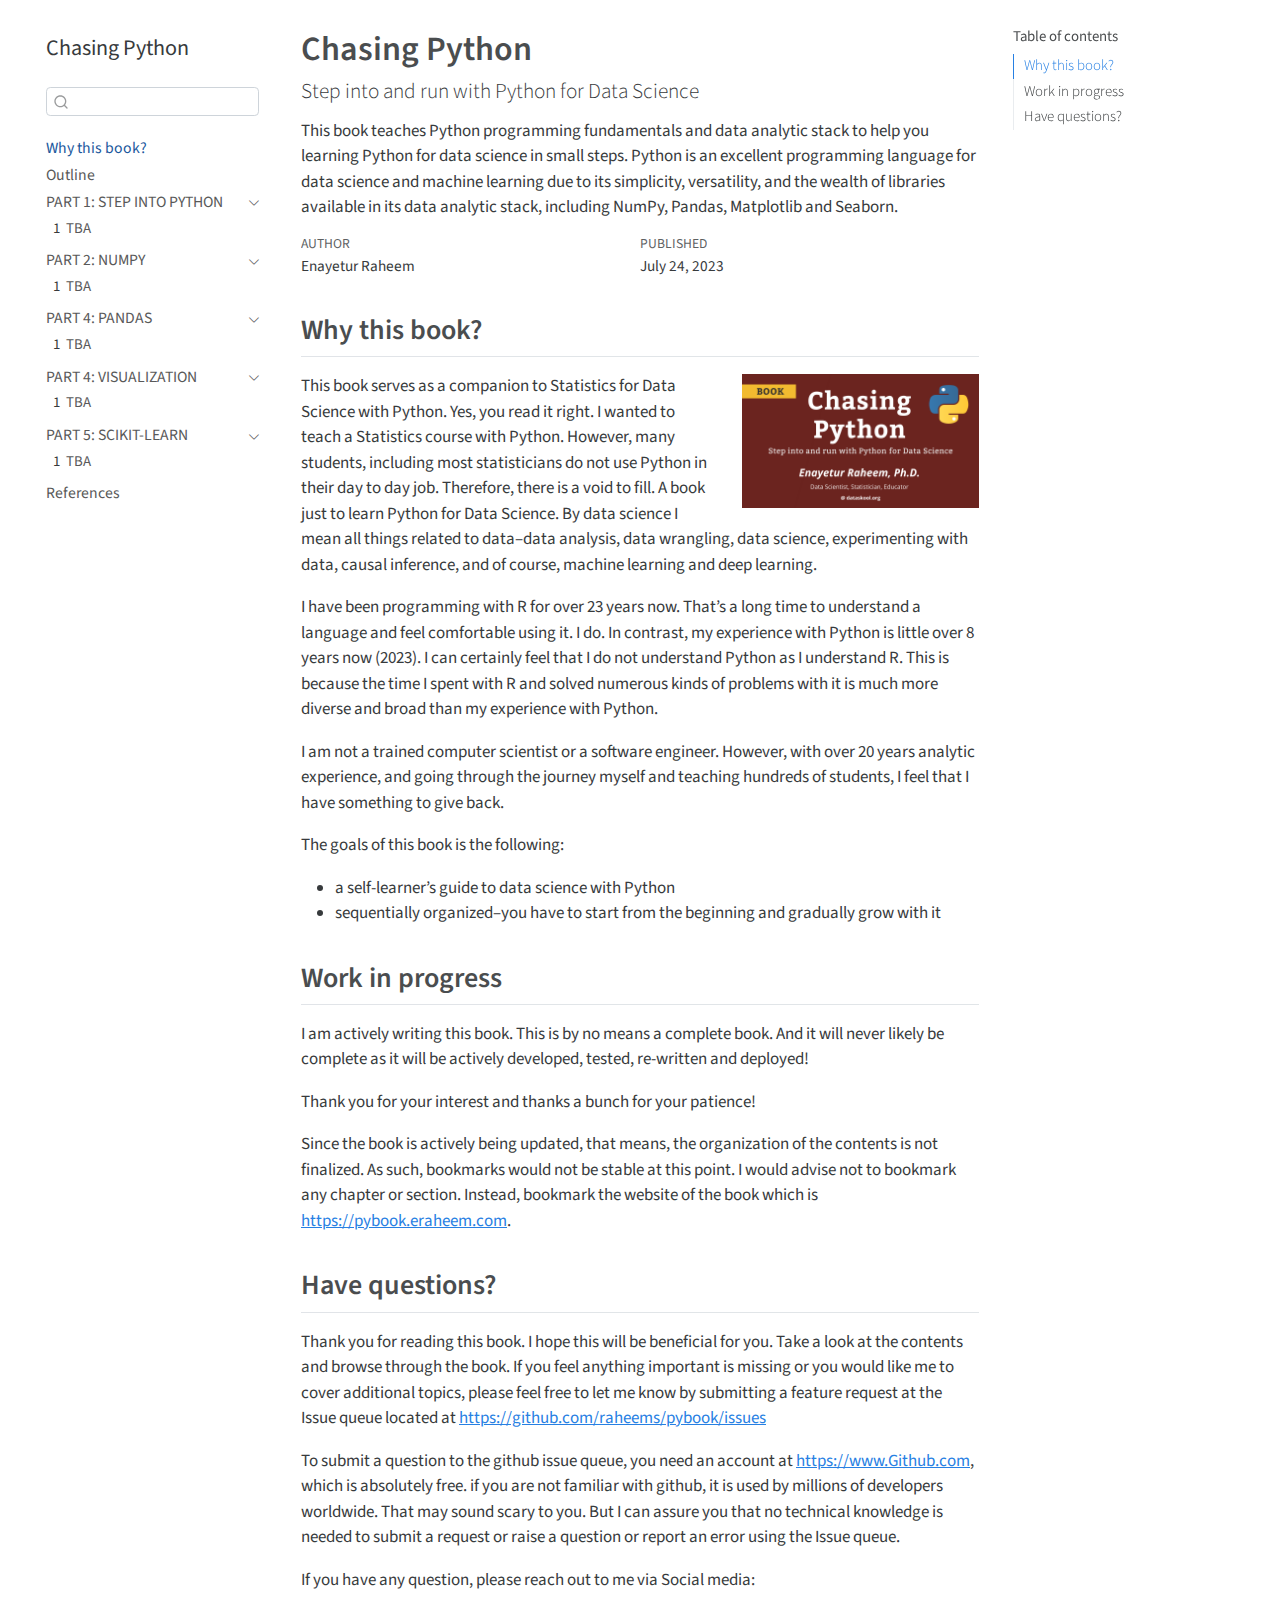
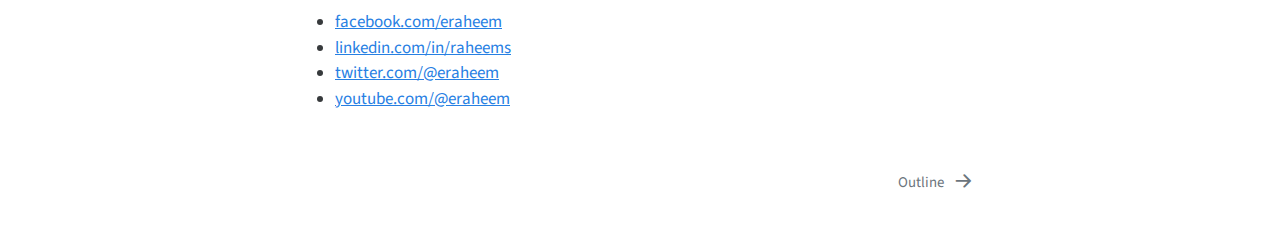
<file: _book/index.html>
<!DOCTYPE html>
<html xmlns="http://www.w3.org/1999/xhtml" lang="en" xml:lang="en"><head>

<meta charset="utf-8">
<meta name="generator" content="quarto-1.3.353">

<meta name="viewport" content="width=device-width, initial-scale=1.0, user-scalable=yes">

<meta name="author" content="Enayetur Raheem">
<meta name="dcterms.date" content="2023-07-24">
<meta name="description" content="This book teaches Python programming fundamentals and data analytic stack to help you learning Python for data science in small steps. Python is an excellent programming language for data science and machine learning due to its simplicity, versatility, and the wealth of libraries available in its data analytic stack, including NumPy, Pandas, Matplotlib and Seaborn.">

<title>Chasing Python</title>
<style>
code{white-space: pre-wrap;}
span.smallcaps{font-variant: small-caps;}
div.columns{display: flex; gap: min(4vw, 1.5em);}
div.column{flex: auto; overflow-x: auto;}
div.hanging-indent{margin-left: 1.5em; text-indent: -1.5em;}
ul.task-list{list-style: none;}
ul.task-list li input[type="checkbox"] {
  width: 0.8em;
  margin: 0 0.8em 0.2em -1em; /* quarto-specific, see https://github.com/quarto-dev/quarto-cli/issues/4556 */ 
  vertical-align: middle;
}
</style>


<script src="site_libs/quarto-nav/quarto-nav.js"></script>
<script src="site_libs/quarto-nav/headroom.min.js"></script>
<script src="site_libs/clipboard/clipboard.min.js"></script>
<script src="site_libs/quarto-search/autocomplete.umd.js"></script>
<script src="site_libs/quarto-search/fuse.min.js"></script>
<script src="site_libs/quarto-search/quarto-search.js"></script>
<meta name="quarto:offset" content="./">
<link href="./outline.html" rel="next">
<script src="site_libs/quarto-html/quarto.js"></script>
<script src="site_libs/quarto-html/popper.min.js"></script>
<script src="site_libs/quarto-html/tippy.umd.min.js"></script>
<script src="site_libs/quarto-html/anchor.min.js"></script>
<link href="site_libs/quarto-html/tippy.css" rel="stylesheet">
<link href="site_libs/quarto-html/quarto-syntax-highlighting.css" rel="stylesheet" id="quarto-text-highlighting-styles">
<script src="site_libs/bootstrap/bootstrap.min.js"></script>
<link href="site_libs/bootstrap/bootstrap-icons.css" rel="stylesheet">
<link href="site_libs/bootstrap/bootstrap.min.css" rel="stylesheet" id="quarto-bootstrap" data-mode="light">
<script id="quarto-search-options" type="application/json">{
  "location": "sidebar",
  "copy-button": false,
  "collapse-after": 3,
  "panel-placement": "start",
  "type": "textbox",
  "limit": 20,
  "language": {
    "search-no-results-text": "No results",
    "search-matching-documents-text": "matching documents",
    "search-copy-link-title": "Copy link to search",
    "search-hide-matches-text": "Hide additional matches",
    "search-more-match-text": "more match in this document",
    "search-more-matches-text": "more matches in this document",
    "search-clear-button-title": "Clear",
    "search-detached-cancel-button-title": "Cancel",
    "search-submit-button-title": "Submit"
  }
}</script>
<script async="" src="https://www.googletagmanager.com/gtag/js?id=G-FLN6ZZ8SZZ"></script>

<script type="text/javascript">

window.dataLayer = window.dataLayer || [];
function gtag(){dataLayer.push(arguments);}
gtag('js', new Date());
gtag('config', 'G-FLN6ZZ8SZZ', { 'anonymize_ip': true});
</script>


<meta name="twitter:title" content="Chasing Python">
<meta name="twitter:description" content="This book teaches Python programming fundamentals and data analytic stack to help you learning Python for data science in small steps. Python is an excellent programming language for data science and machine learning due to its simplicity, versatility, and the wealth of libraries available in its data analytic stack, including NumPy, Pandas, Matplotlib and Seaborn.">
<meta name="twitter:image" content="https://pybook.eraheem.com/images/pybook-cover.png">
<meta name="twitter:creator" content="@eraheem">
<meta name="twitter:image-height" content="1080">
<meta name="twitter:image-width" content="1920">
<meta name="twitter:card" content="summary_large_image">
</head>

<body class="nav-sidebar floating">

<div id="quarto-search-results"></div>
  <header id="quarto-header" class="headroom fixed-top">
  <nav class="quarto-secondary-nav">
    <div class="container-fluid d-flex">
      <button type="button" class="quarto-btn-toggle btn" data-bs-toggle="collapse" data-bs-target="#quarto-sidebar,#quarto-sidebar-glass" aria-controls="quarto-sidebar" aria-expanded="false" aria-label="Toggle sidebar navigation" onclick="if (window.quartoToggleHeadroom) { window.quartoToggleHeadroom(); }">
        <i class="bi bi-layout-text-sidebar-reverse"></i>
      </button>
      <nav class="quarto-page-breadcrumbs" aria-label="breadcrumb"><ol class="breadcrumb"><li class="breadcrumb-item"><a href="./index.html">Why this book?</a></li></ol></nav>
      <a class="flex-grow-1" role="button" data-bs-toggle="collapse" data-bs-target="#quarto-sidebar,#quarto-sidebar-glass" aria-controls="quarto-sidebar" aria-expanded="false" aria-label="Toggle sidebar navigation" onclick="if (window.quartoToggleHeadroom) { window.quartoToggleHeadroom(); }">      
      </a>
      <button type="button" class="btn quarto-search-button" aria-label="Search" onclick="window.quartoOpenSearch();">
        <i class="bi bi-search"></i>
      </button>
    </div>
  </nav>
</header>
<!-- content -->
<div id="quarto-content" class="quarto-container page-columns page-rows-contents page-layout-article">
<!-- sidebar -->
  <nav id="quarto-sidebar" class="sidebar collapse collapse-horizontal sidebar-navigation floating overflow-auto">
    <div class="pt-lg-2 mt-2 text-left sidebar-header">
    <div class="sidebar-title mb-0 py-0">
      <a href="./">Chasing Python</a> 
    </div>
      </div>
        <div class="mt-2 flex-shrink-0 align-items-center">
        <div class="sidebar-search">
        <div id="quarto-search" class="" title="Search"></div>
        </div>
        </div>
    <div class="sidebar-menu-container"> 
    <ul class="list-unstyled mt-1">
        <li class="sidebar-item">
  <div class="sidebar-item-container"> 
  <a href="./index.html" class="sidebar-item-text sidebar-link active">
 <span class="menu-text">Why this book?</span></a>
  </div>
</li>
        <li class="sidebar-item">
  <div class="sidebar-item-container"> 
  <a href="./outline.html" class="sidebar-item-text sidebar-link">
 <span class="menu-text">Outline</span></a>
  </div>
</li>
        <li class="sidebar-item sidebar-item-section">
      <div class="sidebar-item-container"> 
            <a href="./python.html" class="sidebar-item-text sidebar-link">
 <span class="menu-text">PART 1: STEP INTO PYTHON</span></a>
          <a class="sidebar-item-toggle text-start" data-bs-toggle="collapse" data-bs-target="#quarto-sidebar-section-1" aria-expanded="true" aria-label="Toggle section">
            <i class="bi bi-chevron-right ms-2"></i>
          </a> 
      </div>
      <ul id="quarto-sidebar-section-1" class="collapse list-unstyled sidebar-section depth1 show">  
          <li class="sidebar-item">
  <div class="sidebar-item-container"> 
  <a href="./tba.html" class="sidebar-item-text sidebar-link">
 <span class="menu-text"><span class="chapter-number">1</span>&nbsp; <span class="chapter-title">TBA</span></span></a>
  </div>
</li>
      </ul>
  </li>
        <li class="sidebar-item sidebar-item-section">
      <div class="sidebar-item-container"> 
            <a href="./numpy.html" class="sidebar-item-text sidebar-link">
 <span class="menu-text">PART 2: NUMPY</span></a>
          <a class="sidebar-item-toggle text-start" data-bs-toggle="collapse" data-bs-target="#quarto-sidebar-section-2" aria-expanded="true" aria-label="Toggle section">
            <i class="bi bi-chevron-right ms-2"></i>
          </a> 
      </div>
      <ul id="quarto-sidebar-section-2" class="collapse list-unstyled sidebar-section depth1 show">  
          <li class="sidebar-item">
  <div class="sidebar-item-container"> 
  <a href="./tba.html" class="sidebar-item-text sidebar-link">
 <span class="menu-text"><span class="chapter-number">1</span>&nbsp; <span class="chapter-title">TBA</span></span></a>
  </div>
</li>
      </ul>
  </li>
        <li class="sidebar-item sidebar-item-section">
      <div class="sidebar-item-container"> 
            <a href="./pandas.html" class="sidebar-item-text sidebar-link">
 <span class="menu-text">PART 4: PANDAS</span></a>
          <a class="sidebar-item-toggle text-start" data-bs-toggle="collapse" data-bs-target="#quarto-sidebar-section-3" aria-expanded="true" aria-label="Toggle section">
            <i class="bi bi-chevron-right ms-2"></i>
          </a> 
      </div>
      <ul id="quarto-sidebar-section-3" class="collapse list-unstyled sidebar-section depth1 show">  
          <li class="sidebar-item">
  <div class="sidebar-item-container"> 
  <a href="./tba.html" class="sidebar-item-text sidebar-link">
 <span class="menu-text"><span class="chapter-number">1</span>&nbsp; <span class="chapter-title">TBA</span></span></a>
  </div>
</li>
      </ul>
  </li>
        <li class="sidebar-item sidebar-item-section">
      <div class="sidebar-item-container"> 
            <a href="./viz.html" class="sidebar-item-text sidebar-link">
 <span class="menu-text">PART 4: VISUALIZATION</span></a>
          <a class="sidebar-item-toggle text-start" data-bs-toggle="collapse" data-bs-target="#quarto-sidebar-section-4" aria-expanded="true" aria-label="Toggle section">
            <i class="bi bi-chevron-right ms-2"></i>
          </a> 
      </div>
      <ul id="quarto-sidebar-section-4" class="collapse list-unstyled sidebar-section depth1 show">  
          <li class="sidebar-item">
  <div class="sidebar-item-container"> 
  <a href="./tba.html" class="sidebar-item-text sidebar-link">
 <span class="menu-text"><span class="chapter-number">1</span>&nbsp; <span class="chapter-title">TBA</span></span></a>
  </div>
</li>
      </ul>
  </li>
        <li class="sidebar-item sidebar-item-section">
      <div class="sidebar-item-container"> 
            <a href="./sklearn.html" class="sidebar-item-text sidebar-link">
 <span class="menu-text">PART 5: SCIKIT-LEARN</span></a>
          <a class="sidebar-item-toggle text-start" data-bs-toggle="collapse" data-bs-target="#quarto-sidebar-section-5" aria-expanded="true" aria-label="Toggle section">
            <i class="bi bi-chevron-right ms-2"></i>
          </a> 
      </div>
      <ul id="quarto-sidebar-section-5" class="collapse list-unstyled sidebar-section depth1 show">  
          <li class="sidebar-item">
  <div class="sidebar-item-container"> 
  <a href="./tba.html" class="sidebar-item-text sidebar-link">
 <span class="menu-text"><span class="chapter-number">1</span>&nbsp; <span class="chapter-title">TBA</span></span></a>
  </div>
</li>
      </ul>
  </li>
        <li class="sidebar-item">
  <div class="sidebar-item-container"> 
  <a href="./references.html" class="sidebar-item-text sidebar-link">
 <span class="menu-text">References</span></a>
  </div>
</li>
    </ul>
    </div>
</nav>
<div id="quarto-sidebar-glass" data-bs-toggle="collapse" data-bs-target="#quarto-sidebar,#quarto-sidebar-glass"></div>
<!-- margin-sidebar -->
    <div id="quarto-margin-sidebar" class="sidebar margin-sidebar">
        <nav id="TOC" role="doc-toc" class="toc-active">
    <h2 id="toc-title">Table of contents</h2>
   
  <ul>
  <li><a href="#why-this-book" id="toc-why-this-book" class="nav-link active" data-scroll-target="#why-this-book">Why this book?</a></li>
  <li><a href="#work-in-progress" id="toc-work-in-progress" class="nav-link" data-scroll-target="#work-in-progress">Work in progress</a></li>
  <li><a href="#have-questions" id="toc-have-questions" class="nav-link" data-scroll-target="#have-questions">Have questions?</a></li>
  </ul>
</nav>
    </div>
<!-- main -->
<main class="content" id="quarto-document-content">

<header id="title-block-header" class="quarto-title-block default">
<div class="quarto-title">
<h1 class="title">Chasing Python</h1>
<p class="subtitle lead">Step into and run with Python for Data Science</p>
</div>

<div>
  <div class="description">
    This book teaches Python programming fundamentals and data analytic stack to help you learning Python for data science in small steps. Python is an excellent programming language for data science and machine learning due to its simplicity, versatility, and the wealth of libraries available in its data analytic stack, including NumPy, Pandas, Matplotlib and Seaborn.
  </div>
</div>


<div class="quarto-title-meta">

    <div>
    <div class="quarto-title-meta-heading">Author</div>
    <div class="quarto-title-meta-contents">
             <p>Enayetur Raheem </p>
          </div>
  </div>
    
    <div>
    <div class="quarto-title-meta-heading">Published</div>
    <div class="quarto-title-meta-contents">
      <p class="date">July 24, 2023</p>
    </div>
  </div>
  
    
  </div>
  

</header>


<section id="why-this-book" class="level2 unnumbered">
<h2 class="unnumbered anchored" data-anchor-id="why-this-book">Why this book?</h2><p><img src="images/pybook-cover.png" title="Chasing Python" class="quarto-cover-image img-fluid"></p>
<p>This book serves as a companion to Statistics for Data Science with Python. Yes, you read it right. I wanted to teach a Statistics course with Python. However, many students, including most statisticians do not use Python in their day to day job. Therefore, there is a void to fill. A book just to learn Python for Data Science. By data science I mean all things related to data–data analysis, data wrangling, data science, experimenting with data, causal inference, and of course, machine learning and deep learning.</p>
<p>I have been programming with R for over 23 years now. That’s a long time to understand a language and feel comfortable using it. I do. In contrast, my experience with Python is little over 8 years now (2023). I can certainly feel that I do not understand Python as I understand R. This is because the time I spent with R and solved numerous kinds of problems with it is much more diverse and broad than my experience with Python.</p>
<p>I am not a trained computer scientist or a software engineer. However, with over 20 years analytic experience, and going through the journey myself and teaching hundreds of students, I feel that I have something to give back.</p>
<p>The goals of this book is the following:</p>
<ul>
<li>a self-learner’s guide to data science with Python</li>
<li>sequentially organized–you have to start from the beginning and gradually grow with it</li>
</ul>
</section>
<section id="work-in-progress" class="level2">
<h2 class="anchored" data-anchor-id="work-in-progress">Work in progress</h2>
<p>I am actively writing this book. This is by no means a complete book. And it will never likely be complete as it will be actively developed, tested, re-written and deployed!</p>
<p>Thank you for your interest and thanks a bunch for your patience!</p>
<p>Since the book is actively being updated, that means, the organization of the contents is not finalized. As such, bookmarks would not be stable at this point. I would advise not to bookmark any chapter or section. Instead, bookmark the website of the book which is <a href="https://pybook.eraheem.com">https://pybook.eraheem.com</a>.</p>
</section>
<section id="have-questions" class="level2">
<h2 class="anchored" data-anchor-id="have-questions">Have questions?</h2>
<p>Thank you for reading this book. I hope this will be beneficial for you. Take a look at the contents and browse through the book. If you feel anything important is missing or you would like me to cover additional topics, please feel free to let me know by submitting a feature request at the Issue queue located at <a href="https://github.com/raheems/pybook/issues">https://github.com/raheems/pybook/issues</a></p>
<p>To submit a question to the github issue queue, you need an account at <a href="https://www.Github.com">https://www.Github.com</a>, which is absolutely free. if you are not familiar with github, it is used by millions of developers worldwide. That may sound scary to you. But I can assure you that no technical knowledge is needed to submit a request or raise a question or report an error using the Issue queue.</p>
<p>If you have any question, please reach out to me via Social media:</p>
<ul>
<li><a href="https://facebook.com/eraheem" target="_blank">facebook.com/eraheem</a></li>
<li><a href="https://linkedin.com/in/raheems" target="_blank">linkedin.com/in/raheems</a></li>
<li><a href="https://twitter.com/@eraheem" target="_blank">twitter.com/@eraheem</a></li>
<li><a href="https://youtube.com/@eraheem" target="_blank">youtube.com/@eraheem</a></li>
</ul>


</section>

</main> <!-- /main -->
<script id="quarto-html-after-body" type="application/javascript">
window.document.addEventListener("DOMContentLoaded", function (event) {
  const toggleBodyColorMode = (bsSheetEl) => {
    const mode = bsSheetEl.getAttribute("data-mode");
    const bodyEl = window.document.querySelector("body");
    if (mode === "dark") {
      bodyEl.classList.add("quarto-dark");
      bodyEl.classList.remove("quarto-light");
    } else {
      bodyEl.classList.add("quarto-light");
      bodyEl.classList.remove("quarto-dark");
    }
  }
  const toggleBodyColorPrimary = () => {
    const bsSheetEl = window.document.querySelector("link#quarto-bootstrap");
    if (bsSheetEl) {
      toggleBodyColorMode(bsSheetEl);
    }
  }
  toggleBodyColorPrimary();  
  const icon = "";
  const anchorJS = new window.AnchorJS();
  anchorJS.options = {
    placement: 'right',
    icon: icon
  };
  anchorJS.add('.anchored');
  const isCodeAnnotation = (el) => {
    for (const clz of el.classList) {
      if (clz.startsWith('code-annotation-')) {                     
        return true;
      }
    }
    return false;
  }
  const clipboard = new window.ClipboardJS('.code-copy-button', {
    text: function(trigger) {
      const codeEl = trigger.previousElementSibling.cloneNode(true);
      for (const childEl of codeEl.children) {
        if (isCodeAnnotation(childEl)) {
          childEl.remove();
        }
      }
      return codeEl.innerText;
    }
  });
  clipboard.on('success', function(e) {
    // button target
    const button = e.trigger;
    // don't keep focus
    button.blur();
    // flash "checked"
    button.classList.add('code-copy-button-checked');
    var currentTitle = button.getAttribute("title");
    button.setAttribute("title", "Copied!");
    let tooltip;
    if (window.bootstrap) {
      button.setAttribute("data-bs-toggle", "tooltip");
      button.setAttribute("data-bs-placement", "left");
      button.setAttribute("data-bs-title", "Copied!");
      tooltip = new bootstrap.Tooltip(button, 
        { trigger: "manual", 
          customClass: "code-copy-button-tooltip",
          offset: [0, -8]});
      tooltip.show();    
    }
    setTimeout(function() {
      if (tooltip) {
        tooltip.hide();
        button.removeAttribute("data-bs-title");
        button.removeAttribute("data-bs-toggle");
        button.removeAttribute("data-bs-placement");
      }
      button.setAttribute("title", currentTitle);
      button.classList.remove('code-copy-button-checked');
    }, 1000);
    // clear code selection
    e.clearSelection();
  });
  function tippyHover(el, contentFn) {
    const config = {
      allowHTML: true,
      content: contentFn,
      maxWidth: 500,
      delay: 100,
      arrow: false,
      appendTo: function(el) {
          return el.parentElement;
      },
      interactive: true,
      interactiveBorder: 10,
      theme: 'quarto',
      placement: 'bottom-start'
    };
    window.tippy(el, config); 
  }
  const noterefs = window.document.querySelectorAll('a[role="doc-noteref"]');
  for (var i=0; i<noterefs.length; i++) {
    const ref = noterefs[i];
    tippyHover(ref, function() {
      // use id or data attribute instead here
      let href = ref.getAttribute('data-footnote-href') || ref.getAttribute('href');
      try { href = new URL(href).hash; } catch {}
      const id = href.replace(/^#\/?/, "");
      const note = window.document.getElementById(id);
      return note.innerHTML;
    });
  }
      let selectedAnnoteEl;
      const selectorForAnnotation = ( cell, annotation) => {
        let cellAttr = 'data-code-cell="' + cell + '"';
        let lineAttr = 'data-code-annotation="' +  annotation + '"';
        const selector = 'span[' + cellAttr + '][' + lineAttr + ']';
        return selector;
      }
      const selectCodeLines = (annoteEl) => {
        const doc = window.document;
        const targetCell = annoteEl.getAttribute("data-target-cell");
        const targetAnnotation = annoteEl.getAttribute("data-target-annotation");
        const annoteSpan = window.document.querySelector(selectorForAnnotation(targetCell, targetAnnotation));
        const lines = annoteSpan.getAttribute("data-code-lines").split(",");
        const lineIds = lines.map((line) => {
          return targetCell + "-" + line;
        })
        let top = null;
        let height = null;
        let parent = null;
        if (lineIds.length > 0) {
            //compute the position of the single el (top and bottom and make a div)
            const el = window.document.getElementById(lineIds[0]);
            top = el.offsetTop;
            height = el.offsetHeight;
            parent = el.parentElement.parentElement;
          if (lineIds.length > 1) {
            const lastEl = window.document.getElementById(lineIds[lineIds.length - 1]);
            const bottom = lastEl.offsetTop + lastEl.offsetHeight;
            height = bottom - top;
          }
          if (top !== null && height !== null && parent !== null) {
            // cook up a div (if necessary) and position it 
            let div = window.document.getElementById("code-annotation-line-highlight");
            if (div === null) {
              div = window.document.createElement("div");
              div.setAttribute("id", "code-annotation-line-highlight");
              div.style.position = 'absolute';
              parent.appendChild(div);
            }
            div.style.top = top - 2 + "px";
            div.style.height = height + 4 + "px";
            let gutterDiv = window.document.getElementById("code-annotation-line-highlight-gutter");
            if (gutterDiv === null) {
              gutterDiv = window.document.createElement("div");
              gutterDiv.setAttribute("id", "code-annotation-line-highlight-gutter");
              gutterDiv.style.position = 'absolute';
              const codeCell = window.document.getElementById(targetCell);
              const gutter = codeCell.querySelector('.code-annotation-gutter');
              gutter.appendChild(gutterDiv);
            }
            gutterDiv.style.top = top - 2 + "px";
            gutterDiv.style.height = height + 4 + "px";
          }
          selectedAnnoteEl = annoteEl;
        }
      };
      const unselectCodeLines = () => {
        const elementsIds = ["code-annotation-line-highlight", "code-annotation-line-highlight-gutter"];
        elementsIds.forEach((elId) => {
          const div = window.document.getElementById(elId);
          if (div) {
            div.remove();
          }
        });
        selectedAnnoteEl = undefined;
      };
      // Attach click handler to the DT
      const annoteDls = window.document.querySelectorAll('dt[data-target-cell]');
      for (const annoteDlNode of annoteDls) {
        annoteDlNode.addEventListener('click', (event) => {
          const clickedEl = event.target;
          if (clickedEl !== selectedAnnoteEl) {
            unselectCodeLines();
            const activeEl = window.document.querySelector('dt[data-target-cell].code-annotation-active');
            if (activeEl) {
              activeEl.classList.remove('code-annotation-active');
            }
            selectCodeLines(clickedEl);
            clickedEl.classList.add('code-annotation-active');
          } else {
            // Unselect the line
            unselectCodeLines();
            clickedEl.classList.remove('code-annotation-active');
          }
        });
      }
  const findCites = (el) => {
    const parentEl = el.parentElement;
    if (parentEl) {
      const cites = parentEl.dataset.cites;
      if (cites) {
        return {
          el,
          cites: cites.split(' ')
        };
      } else {
        return findCites(el.parentElement)
      }
    } else {
      return undefined;
    }
  };
  var bibliorefs = window.document.querySelectorAll('a[role="doc-biblioref"]');
  for (var i=0; i<bibliorefs.length; i++) {
    const ref = bibliorefs[i];
    const citeInfo = findCites(ref);
    if (citeInfo) {
      tippyHover(citeInfo.el, function() {
        var popup = window.document.createElement('div');
        citeInfo.cites.forEach(function(cite) {
          var citeDiv = window.document.createElement('div');
          citeDiv.classList.add('hanging-indent');
          citeDiv.classList.add('csl-entry');
          var biblioDiv = window.document.getElementById('ref-' + cite);
          if (biblioDiv) {
            citeDiv.innerHTML = biblioDiv.innerHTML;
          }
          popup.appendChild(citeDiv);
        });
        return popup.innerHTML;
      });
    }
  }
});
</script>
<nav class="page-navigation">
  <div class="nav-page nav-page-previous">
  </div>
  <div class="nav-page nav-page-next">
      <a href="./outline.html" class="pagination-link">
        <span class="nav-page-text">Outline</span> <i class="bi bi-arrow-right-short"></i>
      </a>
  </div>
</nav>
</div> <!-- /content -->



</body></html>
</file>
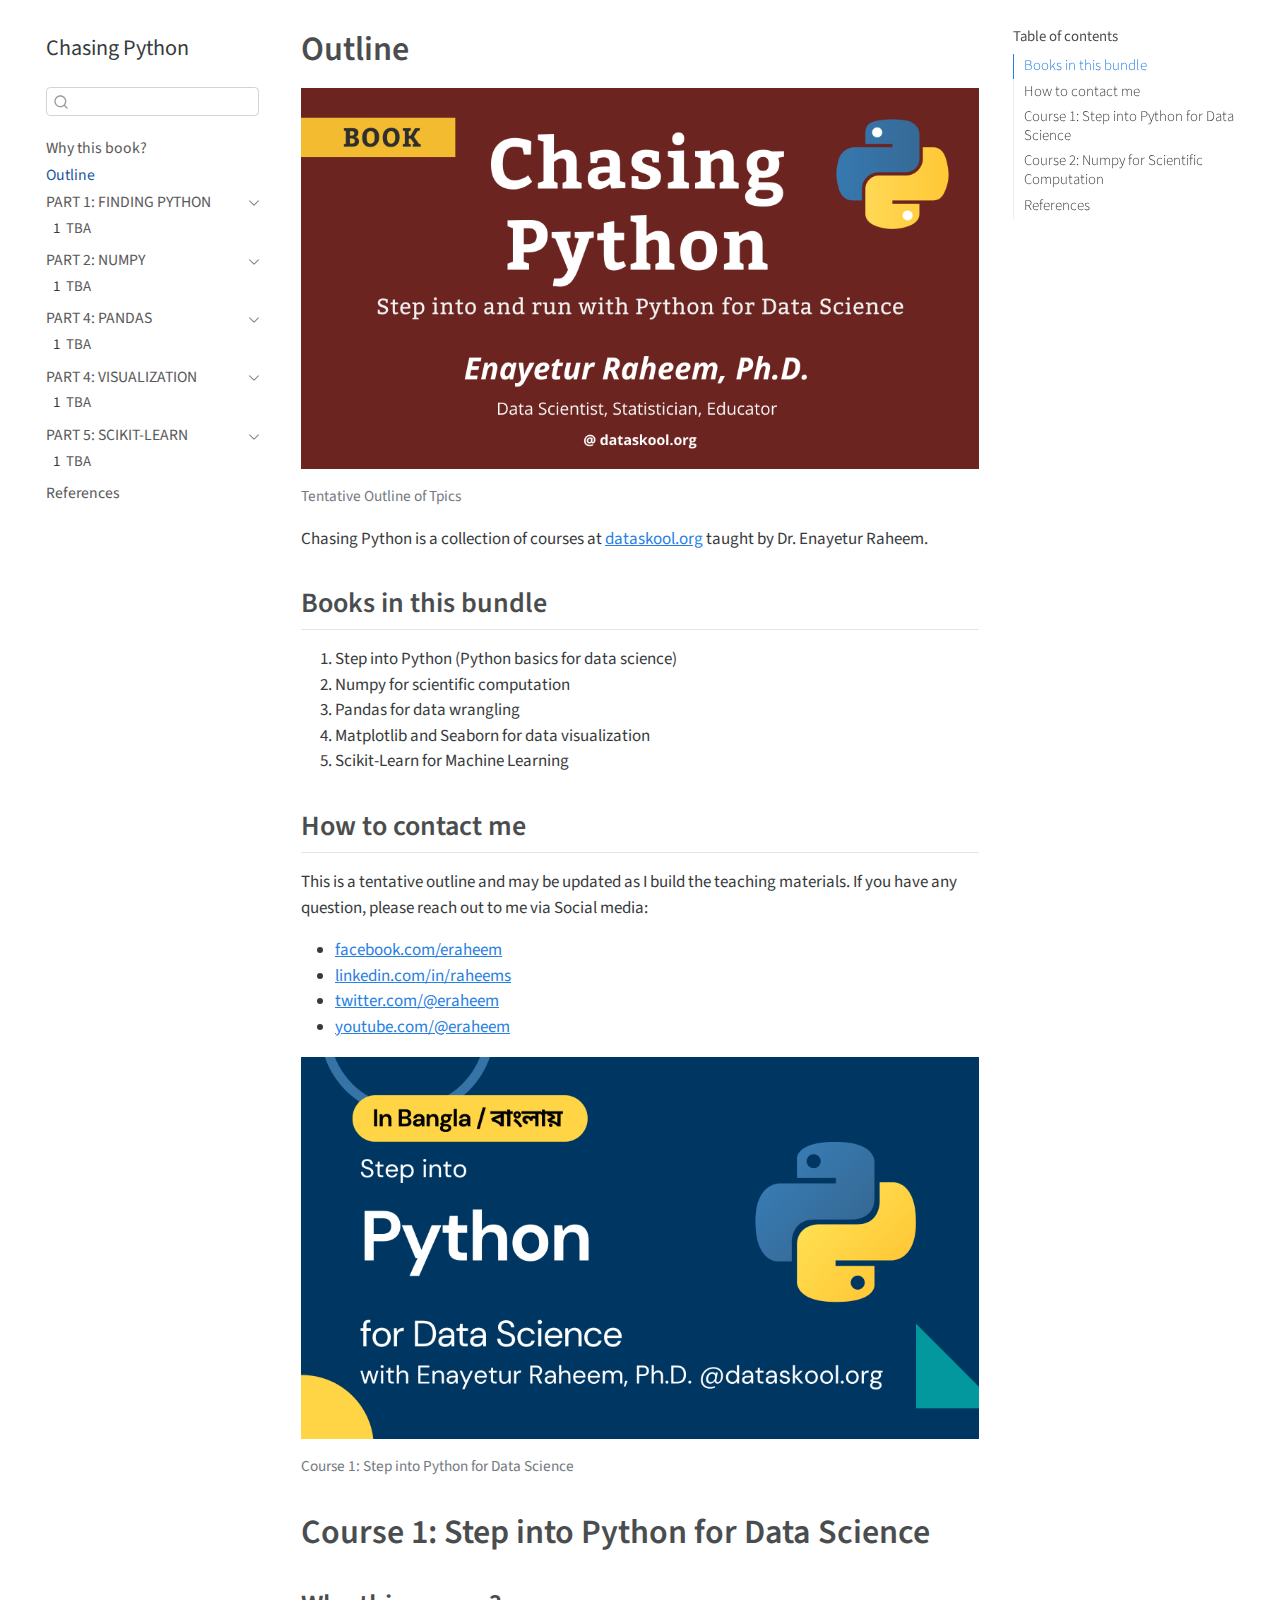
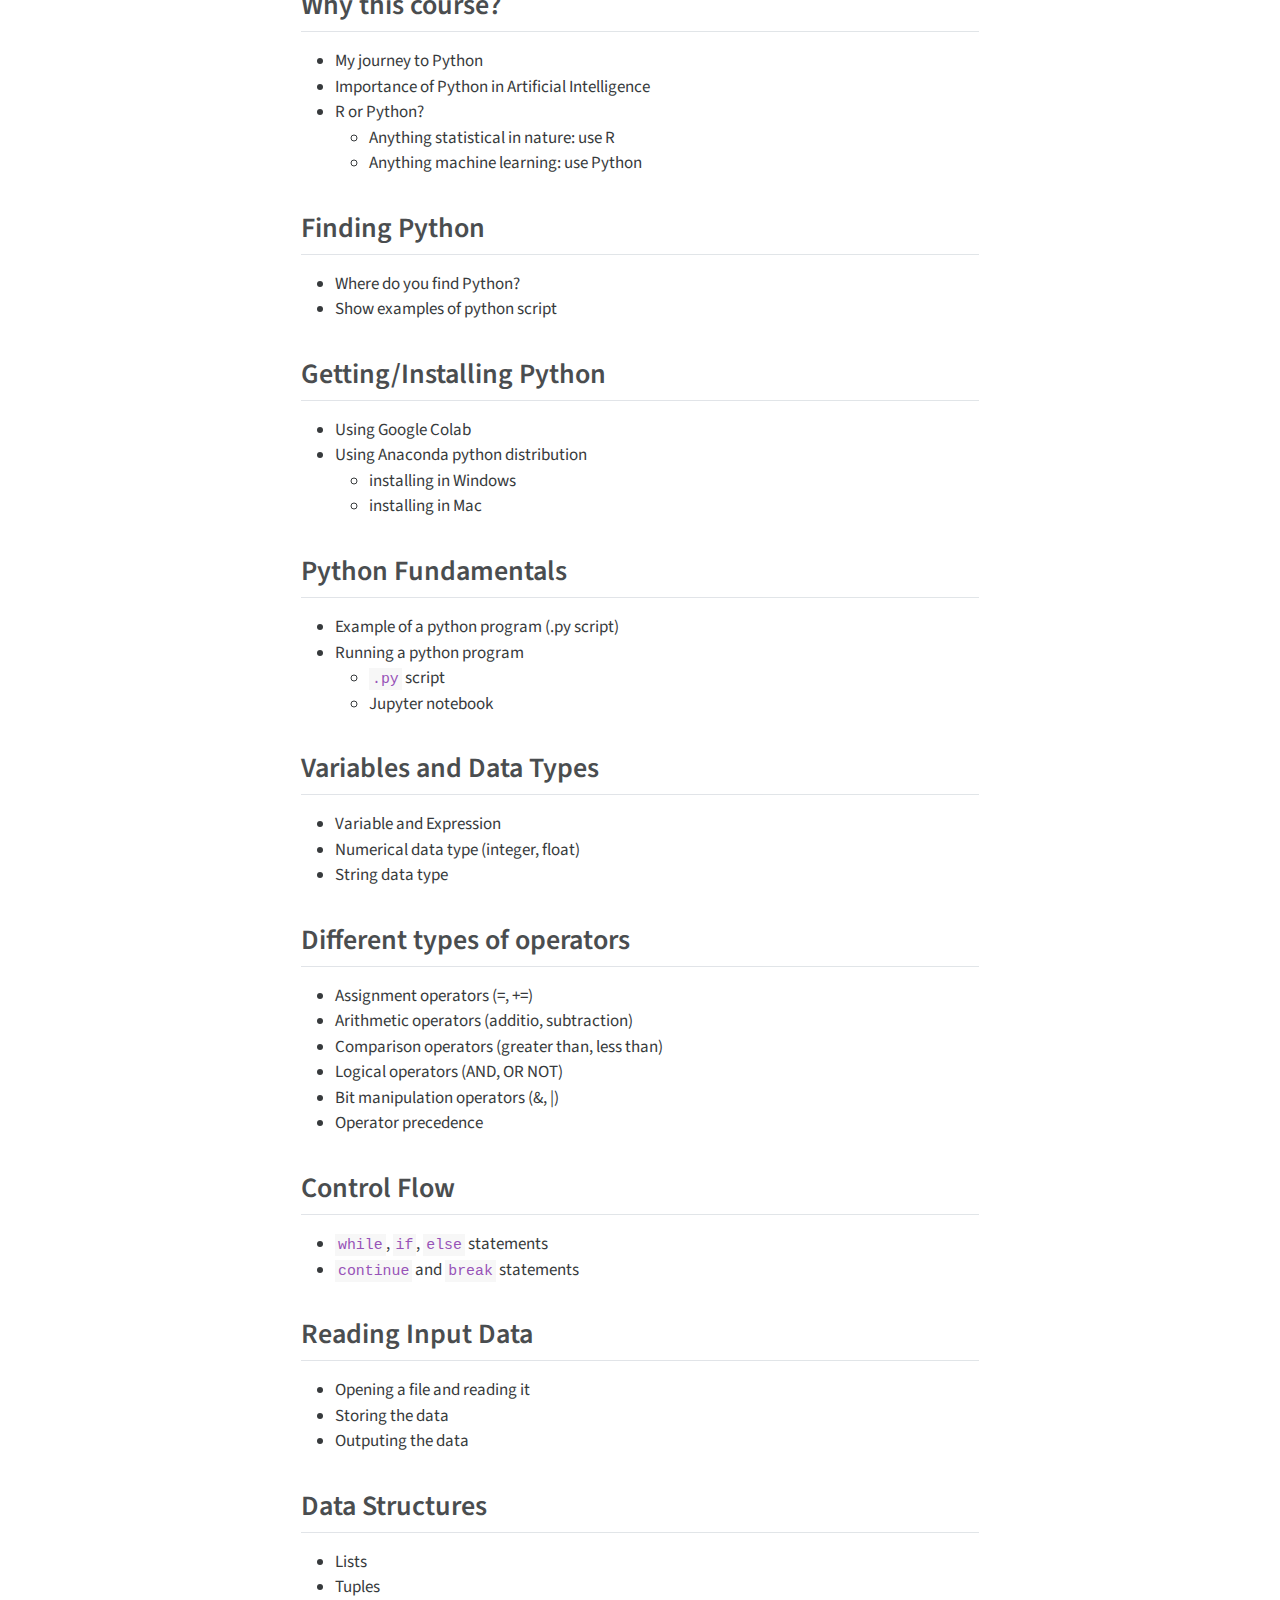
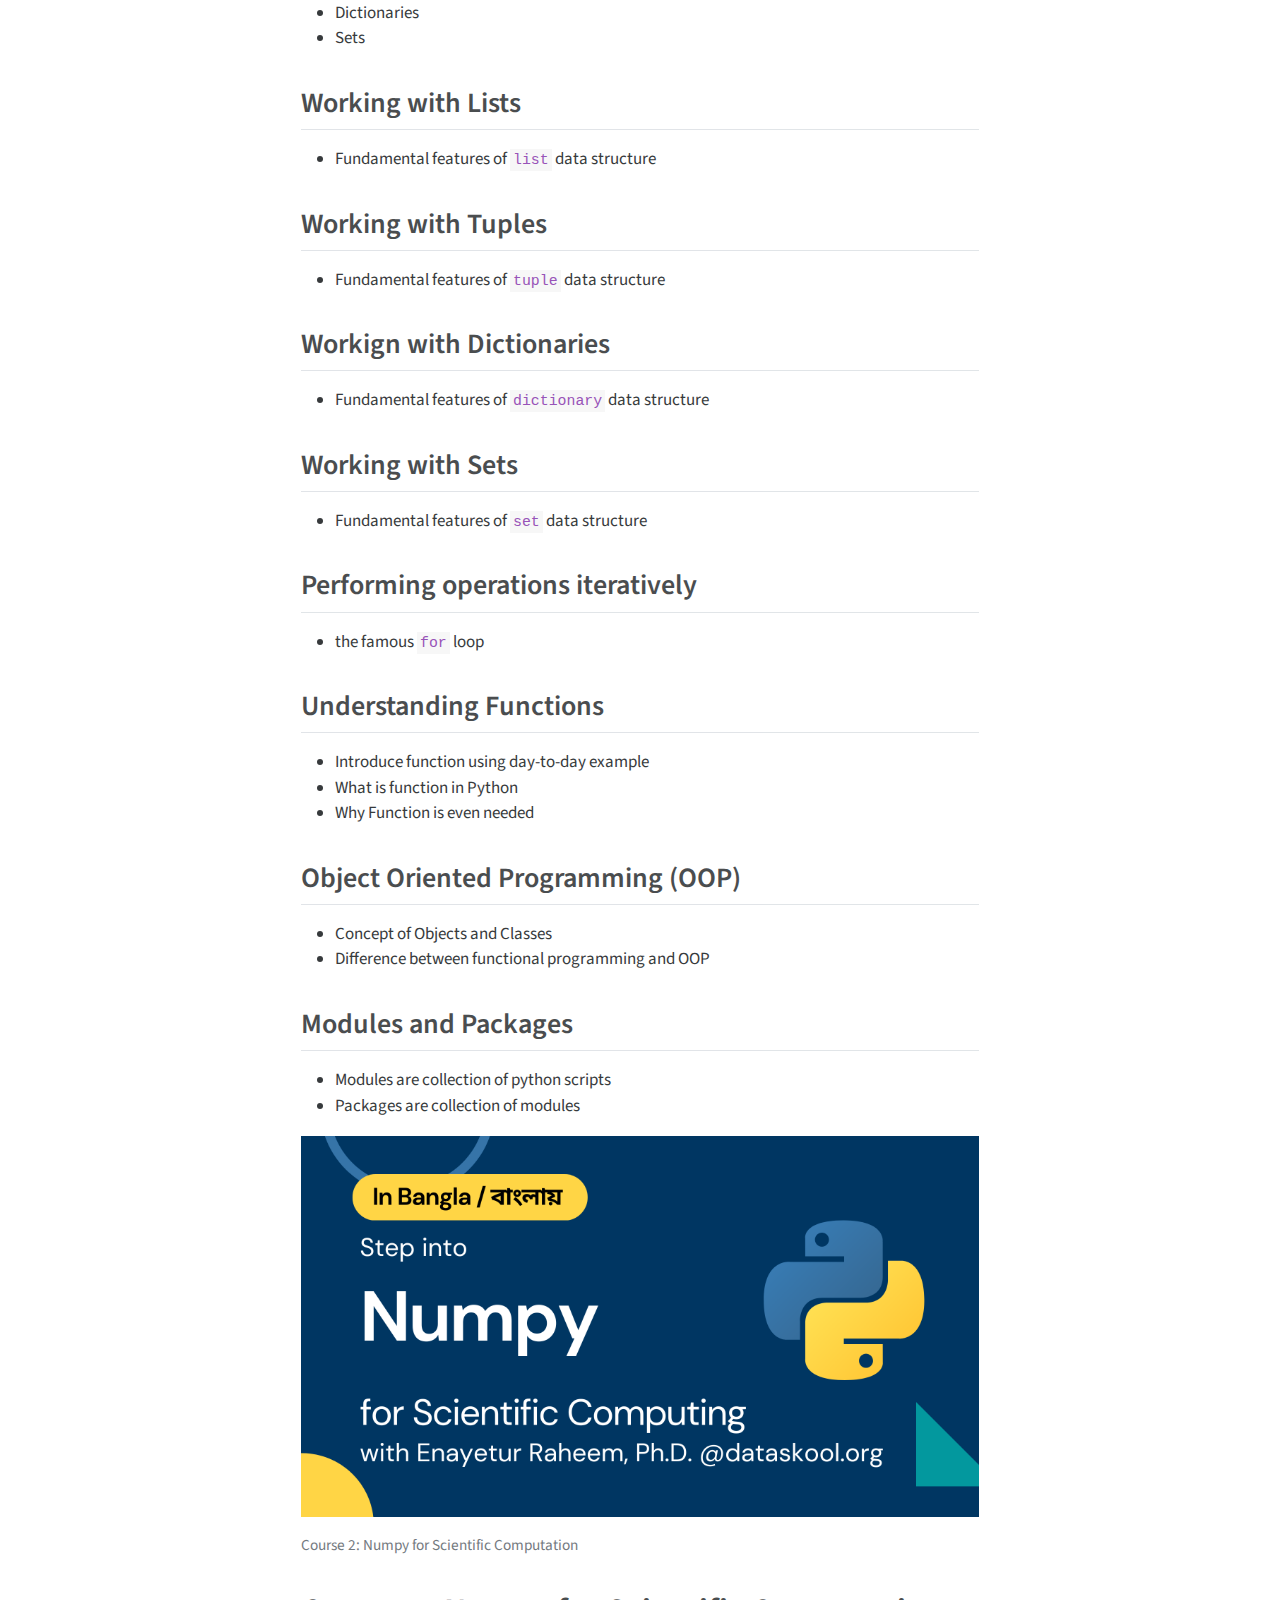
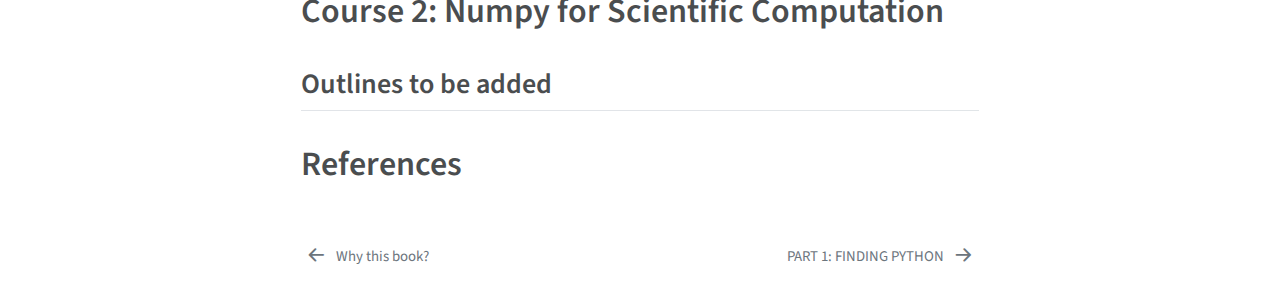
<file: _book/outline.html>
<!DOCTYPE html>
<html xmlns="http://www.w3.org/1999/xhtml" lang="en" xml:lang="en"><head>

<meta charset="utf-8">
<meta name="generator" content="quarto-1.3.353">

<meta name="viewport" content="width=device-width, initial-scale=1.0, user-scalable=yes">

<meta name="description" content="This book teaches Python programming fundamentals and data analytic stack to help you learning Python for data science in small steps. Python is an excellent programming language for data science and machine learning due to its simplicity, versatility, and the wealth of libraries available in its data analytic stack, including NumPy, Pandas, Matplotlib and Seaborn.">

<title>Chasing Python - Outline</title>
<style>
code{white-space: pre-wrap;}
span.smallcaps{font-variant: small-caps;}
div.columns{display: flex; gap: min(4vw, 1.5em);}
div.column{flex: auto; overflow-x: auto;}
div.hanging-indent{margin-left: 1.5em; text-indent: -1.5em;}
ul.task-list{list-style: none;}
ul.task-list li input[type="checkbox"] {
  width: 0.8em;
  margin: 0 0.8em 0.2em -1em; /* quarto-specific, see https://github.com/quarto-dev/quarto-cli/issues/4556 */ 
  vertical-align: middle;
}
/* CSS for citations */
div.csl-bib-body { }
div.csl-entry {
  clear: both;
}
.hanging-indent div.csl-entry {
  margin-left:2em;
  text-indent:-2em;
}
div.csl-left-margin {
  min-width:2em;
  float:left;
}
div.csl-right-inline {
  margin-left:2em;
  padding-left:1em;
}
div.csl-indent {
  margin-left: 2em;
}</style>


<script src="site_libs/quarto-nav/quarto-nav.js"></script>
<script src="site_libs/quarto-nav/headroom.min.js"></script>
<script src="site_libs/clipboard/clipboard.min.js"></script>
<script src="site_libs/quarto-search/autocomplete.umd.js"></script>
<script src="site_libs/quarto-search/fuse.min.js"></script>
<script src="site_libs/quarto-search/quarto-search.js"></script>
<meta name="quarto:offset" content="./">
<link href="./python.html" rel="next">
<link href="./index.html" rel="prev">
<script src="site_libs/quarto-html/quarto.js"></script>
<script src="site_libs/quarto-html/popper.min.js"></script>
<script src="site_libs/quarto-html/tippy.umd.min.js"></script>
<script src="site_libs/quarto-html/anchor.min.js"></script>
<link href="site_libs/quarto-html/tippy.css" rel="stylesheet">
<link href="site_libs/quarto-html/quarto-syntax-highlighting.css" rel="stylesheet" id="quarto-text-highlighting-styles">
<script src="site_libs/bootstrap/bootstrap.min.js"></script>
<link href="site_libs/bootstrap/bootstrap-icons.css" rel="stylesheet">
<link href="site_libs/bootstrap/bootstrap.min.css" rel="stylesheet" id="quarto-bootstrap" data-mode="light">
<script id="quarto-search-options" type="application/json">{
  "location": "sidebar",
  "copy-button": false,
  "collapse-after": 3,
  "panel-placement": "start",
  "type": "textbox",
  "limit": 20,
  "language": {
    "search-no-results-text": "No results",
    "search-matching-documents-text": "matching documents",
    "search-copy-link-title": "Copy link to search",
    "search-hide-matches-text": "Hide additional matches",
    "search-more-match-text": "more match in this document",
    "search-more-matches-text": "more matches in this document",
    "search-clear-button-title": "Clear",
    "search-detached-cancel-button-title": "Cancel",
    "search-submit-button-title": "Submit"
  }
}</script>


</head>

<body class="nav-sidebar floating">

<div id="quarto-search-results"></div>
  <header id="quarto-header" class="headroom fixed-top">
  <nav class="quarto-secondary-nav">
    <div class="container-fluid d-flex">
      <button type="button" class="quarto-btn-toggle btn" data-bs-toggle="collapse" data-bs-target="#quarto-sidebar,#quarto-sidebar-glass" aria-controls="quarto-sidebar" aria-expanded="false" aria-label="Toggle sidebar navigation" onclick="if (window.quartoToggleHeadroom) { window.quartoToggleHeadroom(); }">
        <i class="bi bi-layout-text-sidebar-reverse"></i>
      </button>
      <nav class="quarto-page-breadcrumbs" aria-label="breadcrumb"><ol class="breadcrumb"><li class="breadcrumb-item"><a href="./outline.html">Outline</a></li></ol></nav>
      <a class="flex-grow-1" role="button" data-bs-toggle="collapse" data-bs-target="#quarto-sidebar,#quarto-sidebar-glass" aria-controls="quarto-sidebar" aria-expanded="false" aria-label="Toggle sidebar navigation" onclick="if (window.quartoToggleHeadroom) { window.quartoToggleHeadroom(); }">      
      </a>
      <button type="button" class="btn quarto-search-button" aria-label="Search" onclick="window.quartoOpenSearch();">
        <i class="bi bi-search"></i>
      </button>
    </div>
  </nav>
</header>
<!-- content -->
<div id="quarto-content" class="quarto-container page-columns page-rows-contents page-layout-article">
<!-- sidebar -->
  <nav id="quarto-sidebar" class="sidebar collapse collapse-horizontal sidebar-navigation floating overflow-auto">
    <div class="pt-lg-2 mt-2 text-left sidebar-header">
    <div class="sidebar-title mb-0 py-0">
      <a href="./">Chasing Python</a> 
    </div>
      </div>
        <div class="mt-2 flex-shrink-0 align-items-center">
        <div class="sidebar-search">
        <div id="quarto-search" class="" title="Search"></div>
        </div>
        </div>
    <div class="sidebar-menu-container"> 
    <ul class="list-unstyled mt-1">
        <li class="sidebar-item">
  <div class="sidebar-item-container"> 
  <a href="./index.html" class="sidebar-item-text sidebar-link">
 <span class="menu-text">Why this book?</span></a>
  </div>
</li>
        <li class="sidebar-item">
  <div class="sidebar-item-container"> 
  <a href="./outline.html" class="sidebar-item-text sidebar-link active">
 <span class="menu-text">Outline</span></a>
  </div>
</li>
        <li class="sidebar-item sidebar-item-section">
      <div class="sidebar-item-container"> 
            <a href="./python.html" class="sidebar-item-text sidebar-link">
 <span class="menu-text">PART 1: FINDING PYTHON</span></a>
          <a class="sidebar-item-toggle text-start" data-bs-toggle="collapse" data-bs-target="#quarto-sidebar-section-1" aria-expanded="true" aria-label="Toggle section">
            <i class="bi bi-chevron-right ms-2"></i>
          </a> 
      </div>
      <ul id="quarto-sidebar-section-1" class="collapse list-unstyled sidebar-section depth1 show">  
          <li class="sidebar-item">
  <div class="sidebar-item-container"> 
  <a href="./tba.html" class="sidebar-item-text sidebar-link">
 <span class="menu-text"><span class="chapter-number">1</span>&nbsp; <span class="chapter-title">TBA</span></span></a>
  </div>
</li>
      </ul>
  </li>
        <li class="sidebar-item sidebar-item-section">
      <div class="sidebar-item-container"> 
            <a href="./numpy.html" class="sidebar-item-text sidebar-link">
 <span class="menu-text">PART 2: NUMPY</span></a>
          <a class="sidebar-item-toggle text-start" data-bs-toggle="collapse" data-bs-target="#quarto-sidebar-section-2" aria-expanded="true" aria-label="Toggle section">
            <i class="bi bi-chevron-right ms-2"></i>
          </a> 
      </div>
      <ul id="quarto-sidebar-section-2" class="collapse list-unstyled sidebar-section depth1 show">  
          <li class="sidebar-item">
  <div class="sidebar-item-container"> 
  <a href="./tba.html" class="sidebar-item-text sidebar-link">
 <span class="menu-text"><span class="chapter-number">1</span>&nbsp; <span class="chapter-title">TBA</span></span></a>
  </div>
</li>
      </ul>
  </li>
        <li class="sidebar-item sidebar-item-section">
      <div class="sidebar-item-container"> 
            <a href="./pandas.html" class="sidebar-item-text sidebar-link">
 <span class="menu-text">PART 4: PANDAS</span></a>
          <a class="sidebar-item-toggle text-start" data-bs-toggle="collapse" data-bs-target="#quarto-sidebar-section-3" aria-expanded="true" aria-label="Toggle section">
            <i class="bi bi-chevron-right ms-2"></i>
          </a> 
      </div>
      <ul id="quarto-sidebar-section-3" class="collapse list-unstyled sidebar-section depth1 show">  
          <li class="sidebar-item">
  <div class="sidebar-item-container"> 
  <a href="./tba.html" class="sidebar-item-text sidebar-link">
 <span class="menu-text"><span class="chapter-number">1</span>&nbsp; <span class="chapter-title">TBA</span></span></a>
  </div>
</li>
      </ul>
  </li>
        <li class="sidebar-item sidebar-item-section">
      <div class="sidebar-item-container"> 
            <a href="./viz.html" class="sidebar-item-text sidebar-link">
 <span class="menu-text">PART 4: VISUALIZATION</span></a>
          <a class="sidebar-item-toggle text-start" data-bs-toggle="collapse" data-bs-target="#quarto-sidebar-section-4" aria-expanded="true" aria-label="Toggle section">
            <i class="bi bi-chevron-right ms-2"></i>
          </a> 
      </div>
      <ul id="quarto-sidebar-section-4" class="collapse list-unstyled sidebar-section depth1 show">  
          <li class="sidebar-item">
  <div class="sidebar-item-container"> 
  <a href="./tba.html" class="sidebar-item-text sidebar-link">
 <span class="menu-text"><span class="chapter-number">1</span>&nbsp; <span class="chapter-title">TBA</span></span></a>
  </div>
</li>
      </ul>
  </li>
        <li class="sidebar-item sidebar-item-section">
      <div class="sidebar-item-container"> 
            <a href="./sklearn.html" class="sidebar-item-text sidebar-link">
 <span class="menu-text">PART 5: SCIKIT-LEARN</span></a>
          <a class="sidebar-item-toggle text-start" data-bs-toggle="collapse" data-bs-target="#quarto-sidebar-section-5" aria-expanded="true" aria-label="Toggle section">
            <i class="bi bi-chevron-right ms-2"></i>
          </a> 
      </div>
      <ul id="quarto-sidebar-section-5" class="collapse list-unstyled sidebar-section depth1 show">  
          <li class="sidebar-item">
  <div class="sidebar-item-container"> 
  <a href="./tba.html" class="sidebar-item-text sidebar-link">
 <span class="menu-text"><span class="chapter-number">1</span>&nbsp; <span class="chapter-title">TBA</span></span></a>
  </div>
</li>
      </ul>
  </li>
        <li class="sidebar-item">
  <div class="sidebar-item-container"> 
  <a href="./references.html" class="sidebar-item-text sidebar-link">
 <span class="menu-text">References</span></a>
  </div>
</li>
    </ul>
    </div>
</nav>
<div id="quarto-sidebar-glass" data-bs-toggle="collapse" data-bs-target="#quarto-sidebar,#quarto-sidebar-glass"></div>
<!-- margin-sidebar -->
    <div id="quarto-margin-sidebar" class="sidebar margin-sidebar">
        <nav id="TOC" role="doc-toc" class="toc-active">
    <h2 id="toc-title">Table of contents</h2>
   
  <ul>
  <li><a href="#books-in-this-bundle" id="toc-books-in-this-bundle" class="nav-link active" data-scroll-target="#books-in-this-bundle">Books in this bundle</a></li>
  <li><a href="#how-to-contact-me" id="toc-how-to-contact-me" class="nav-link" data-scroll-target="#how-to-contact-me">How to contact me</a></li>
  <li><a href="#course-1-step-into-python-for-data-science" id="toc-course-1-step-into-python-for-data-science" class="nav-link" data-scroll-target="#course-1-step-into-python-for-data-science">Course 1: Step into Python for Data Science</a>
  <ul class="collapse">
  <li><a href="#why-this-course" id="toc-why-this-course" class="nav-link" data-scroll-target="#why-this-course">Why this course?</a></li>
  <li><a href="#finding-python" id="toc-finding-python" class="nav-link" data-scroll-target="#finding-python">Finding Python</a></li>
  <li><a href="#gettinginstalling-python" id="toc-gettinginstalling-python" class="nav-link" data-scroll-target="#gettinginstalling-python">Getting/Installing Python</a></li>
  <li><a href="#python-fundamentals" id="toc-python-fundamentals" class="nav-link" data-scroll-target="#python-fundamentals">Python Fundamentals</a></li>
  <li><a href="#variables-and-data-types" id="toc-variables-and-data-types" class="nav-link" data-scroll-target="#variables-and-data-types">Variables and Data Types</a></li>
  <li><a href="#different-types-of-operators" id="toc-different-types-of-operators" class="nav-link" data-scroll-target="#different-types-of-operators">Different types of operators</a></li>
  <li><a href="#control-flow" id="toc-control-flow" class="nav-link" data-scroll-target="#control-flow">Control Flow</a></li>
  <li><a href="#reading-input-data" id="toc-reading-input-data" class="nav-link" data-scroll-target="#reading-input-data">Reading Input Data</a></li>
  <li><a href="#data-structures" id="toc-data-structures" class="nav-link" data-scroll-target="#data-structures">Data Structures</a></li>
  <li><a href="#working-with-lists" id="toc-working-with-lists" class="nav-link" data-scroll-target="#working-with-lists">Working with Lists</a></li>
  <li><a href="#working-with-tuples" id="toc-working-with-tuples" class="nav-link" data-scroll-target="#working-with-tuples">Working with Tuples</a></li>
  <li><a href="#workign-with-dictionaries" id="toc-workign-with-dictionaries" class="nav-link" data-scroll-target="#workign-with-dictionaries">Workign with Dictionaries</a></li>
  <li><a href="#working-with-sets" id="toc-working-with-sets" class="nav-link" data-scroll-target="#working-with-sets">Working with Sets</a></li>
  <li><a href="#performing-operations-iteratively" id="toc-performing-operations-iteratively" class="nav-link" data-scroll-target="#performing-operations-iteratively">Performing operations iteratively</a></li>
  <li><a href="#understanding-functions" id="toc-understanding-functions" class="nav-link" data-scroll-target="#understanding-functions">Understanding Functions</a></li>
  <li><a href="#object-oriented-programming-oop" id="toc-object-oriented-programming-oop" class="nav-link" data-scroll-target="#object-oriented-programming-oop">Object Oriented Programming (OOP)</a></li>
  <li><a href="#modules-and-packages" id="toc-modules-and-packages" class="nav-link" data-scroll-target="#modules-and-packages">Modules and Packages</a></li>
  </ul></li>
  <li><a href="#course-2-numpy-for-scientific-computation" id="toc-course-2-numpy-for-scientific-computation" class="nav-link" data-scroll-target="#course-2-numpy-for-scientific-computation">Course 2: Numpy for Scientific Computation</a>
  <ul class="collapse">
  <li><a href="#outlines-to-be-added" id="toc-outlines-to-be-added" class="nav-link" data-scroll-target="#outlines-to-be-added">Outlines to be added</a></li>
  </ul></li>
  <li><a href="#references" id="toc-references" class="nav-link" data-scroll-target="#references">References</a></li>
  </ul>
</nav>
    </div>
<!-- main -->
<main class="content" id="quarto-document-content">

<header id="title-block-header" class="quarto-title-block default">
<div class="quarto-title">
<h1 class="title">Outline</h1>
</div>



<div class="quarto-title-meta">

    
  
    
  </div>
  

</header>

<div class="quarto-figure quarto-figure-center">
<figure class="figure">
<p><img src="images/pybook-cover.png" class="img-fluid figure-img"></p>
<figcaption class="figure-caption">Tentative Outline of Tpics</figcaption>
</figure>
</div>
<p>Chasing Python is a collection of courses at <a href="https://dataskool.org/courses/python" target="_blank">dataskool.org</a> taught by Dr.&nbsp;Enayetur Raheem.</p>
<section id="books-in-this-bundle" class="level2">
<h2 class="anchored" data-anchor-id="books-in-this-bundle">Books in this bundle</h2>
<ol type="1">
<li>Step into Python (Python basics for data science)</li>
<li>Numpy for scientific computation</li>
<li>Pandas for data wrangling</li>
<li>Matplotlib and Seaborn for data visualization</li>
<li>Scikit-Learn for Machine Learning</li>
</ol>
</section>
<section id="how-to-contact-me" class="level2">
<h2 class="anchored" data-anchor-id="how-to-contact-me">How to contact me</h2>
<p>This is a tentative outline and may be updated as I build the teaching materials. If you have any question, please reach out to me via Social media:</p>
<ul>
<li><a href="https://facebook.com/eraheem" target="_blank">facebook.com/eraheem</a></li>
<li><a href="https://linkedin.com/in/raheems" target="_blank">linkedin.com/in/raheems</a></li>
<li><a href="https://twitter.com/@eraheem" target="_blank">twitter.com/@eraheem</a></li>
<li><a href="https://youtube.com/@eraheem" target="_blank">youtube.com/@eraheem</a></li>
</ul>
<div class="quarto-figure quarto-figure-center">
<figure class="figure">
<p><img src="images/python-course-card.png" class="img-fluid figure-img"></p>
<figcaption class="figure-caption">Course 1: Step into Python for Data Science</figcaption>
</figure>
</div>
</section>
<section id="course-1-step-into-python-for-data-science" class="level1">
<h1>Course 1: Step into Python for Data Science</h1>
<section id="why-this-course" class="level2">
<h2 class="anchored" data-anchor-id="why-this-course">Why this course?</h2>
<ul>
<li>My journey to Python</li>
<li>Importance of Python in Artificial Intelligence</li>
<li>R or Python?
<ul>
<li>Anything statistical in nature: use R</li>
<li>Anything machine learning: use Python</li>
</ul></li>
</ul>
</section>
<section id="finding-python" class="level2">
<h2 class="anchored" data-anchor-id="finding-python">Finding Python</h2>
<ul>
<li>Where do you find Python?</li>
<li>Show examples of python script</li>
</ul>
</section>
<section id="gettinginstalling-python" class="level2">
<h2 class="anchored" data-anchor-id="gettinginstalling-python">Getting/Installing Python</h2>
<ul>
<li>Using Google Colab</li>
<li>Using Anaconda python distribution
<ul>
<li>installing in Windows</li>
<li>installing in Mac</li>
</ul></li>
</ul>
</section>
<section id="python-fundamentals" class="level2">
<h2 class="anchored" data-anchor-id="python-fundamentals">Python Fundamentals</h2>
<ul>
<li>Example of a python program (.py script)</li>
<li>Running a python program
<ul>
<li><code>.py</code> script</li>
<li>Jupyter notebook</li>
</ul></li>
</ul>
</section>
<section id="variables-and-data-types" class="level2">
<h2 class="anchored" data-anchor-id="variables-and-data-types">Variables and Data Types</h2>
<ul>
<li>Variable and Expression</li>
<li>Numerical data type (integer, float)</li>
<li>String data type</li>
</ul>
</section>
<section id="different-types-of-operators" class="level2">
<h2 class="anchored" data-anchor-id="different-types-of-operators">Different types of operators</h2>
<ul>
<li>Assignment operators (=, +=)</li>
<li>Arithmetic operators (additio, subtraction)</li>
<li>Comparison operators (greater than, less than)</li>
<li>Logical operators (AND, OR NOT)</li>
<li>Bit manipulation operators (&amp;, |)</li>
<li>Operator precedence</li>
</ul>
</section>
<section id="control-flow" class="level2">
<h2 class="anchored" data-anchor-id="control-flow">Control Flow</h2>
<ul>
<li><code>while</code>, <code>if</code>, <code>else</code> statements</li>
<li><code>continue</code> and <code>break</code> statements</li>
</ul>
</section>
<section id="reading-input-data" class="level2">
<h2 class="anchored" data-anchor-id="reading-input-data">Reading Input Data</h2>
<ul>
<li>Opening a file and reading it</li>
<li>Storing the data</li>
<li>Outputing the data</li>
</ul>
</section>
<section id="data-structures" class="level2">
<h2 class="anchored" data-anchor-id="data-structures">Data Structures</h2>
<ul>
<li>Lists</li>
<li>Tuples</li>
<li>Dictionaries</li>
<li>Sets</li>
</ul>
</section>
<section id="working-with-lists" class="level2">
<h2 class="anchored" data-anchor-id="working-with-lists">Working with Lists</h2>
<ul>
<li>Fundamental features of <code>list</code> data structure</li>
</ul>
</section>
<section id="working-with-tuples" class="level2">
<h2 class="anchored" data-anchor-id="working-with-tuples">Working with Tuples</h2>
<ul>
<li>Fundamental features of <code>tuple</code> data structure</li>
</ul>
</section>
<section id="workign-with-dictionaries" class="level2">
<h2 class="anchored" data-anchor-id="workign-with-dictionaries">Workign with Dictionaries</h2>
<ul>
<li>Fundamental features of <code>dictionary</code> data structure</li>
</ul>
</section>
<section id="working-with-sets" class="level2">
<h2 class="anchored" data-anchor-id="working-with-sets">Working with Sets</h2>
<ul>
<li>Fundamental features of <code>set</code> data structure</li>
</ul>
</section>
<section id="performing-operations-iteratively" class="level2">
<h2 class="anchored" data-anchor-id="performing-operations-iteratively">Performing operations iteratively</h2>
<ul>
<li>the famous <code>for</code> loop</li>
</ul>
</section>
<section id="understanding-functions" class="level2">
<h2 class="anchored" data-anchor-id="understanding-functions">Understanding Functions</h2>
<ul>
<li>Introduce function using day-to-day example</li>
<li>What is function in Python</li>
<li>Why Function is even needed</li>
</ul>
</section>
<section id="object-oriented-programming-oop" class="level2">
<h2 class="anchored" data-anchor-id="object-oriented-programming-oop">Object Oriented Programming (OOP)</h2>
<ul>
<li>Concept of Objects and Classes</li>
<li>Difference between functional programming and OOP</li>
</ul>
</section>
<section id="modules-and-packages" class="level2">
<h2 class="anchored" data-anchor-id="modules-and-packages">Modules and Packages</h2>
<ul>
<li>Modules are collection of python scripts</li>
<li>Packages are collection of modules</li>
</ul>
<div class="quarto-figure quarto-figure-center">
<figure class="figure">
<p><img src="images/course-card-numpy-for-sci-comp.png" class="img-fluid figure-img"></p>
<figcaption class="figure-caption">Course 2: Numpy for Scientific Computation</figcaption>
</figure>
</div>
</section>
</section>
<section id="course-2-numpy-for-scientific-computation" class="level1">
<h1>Course 2: Numpy for Scientific Computation</h1>
<section id="outlines-to-be-added" class="level2">
<h2 class="anchored" data-anchor-id="outlines-to-be-added">Outlines to be added</h2>
</section>
</section>
<section id="references" class="level1 unnumbered">
<h1 class="unnumbered">References</h1>
<div id="refs" role="list" style="display: none">

</div>


</section>

</main> <!-- /main -->
<script id="quarto-html-after-body" type="application/javascript">
window.document.addEventListener("DOMContentLoaded", function (event) {
  const toggleBodyColorMode = (bsSheetEl) => {
    const mode = bsSheetEl.getAttribute("data-mode");
    const bodyEl = window.document.querySelector("body");
    if (mode === "dark") {
      bodyEl.classList.add("quarto-dark");
      bodyEl.classList.remove("quarto-light");
    } else {
      bodyEl.classList.add("quarto-light");
      bodyEl.classList.remove("quarto-dark");
    }
  }
  const toggleBodyColorPrimary = () => {
    const bsSheetEl = window.document.querySelector("link#quarto-bootstrap");
    if (bsSheetEl) {
      toggleBodyColorMode(bsSheetEl);
    }
  }
  toggleBodyColorPrimary();  
  const icon = "";
  const anchorJS = new window.AnchorJS();
  anchorJS.options = {
    placement: 'right',
    icon: icon
  };
  anchorJS.add('.anchored');
  const isCodeAnnotation = (el) => {
    for (const clz of el.classList) {
      if (clz.startsWith('code-annotation-')) {                     
        return true;
      }
    }
    return false;
  }
  const clipboard = new window.ClipboardJS('.code-copy-button', {
    text: function(trigger) {
      const codeEl = trigger.previousElementSibling.cloneNode(true);
      for (const childEl of codeEl.children) {
        if (isCodeAnnotation(childEl)) {
          childEl.remove();
        }
      }
      return codeEl.innerText;
    }
  });
  clipboard.on('success', function(e) {
    // button target
    const button = e.trigger;
    // don't keep focus
    button.blur();
    // flash "checked"
    button.classList.add('code-copy-button-checked');
    var currentTitle = button.getAttribute("title");
    button.setAttribute("title", "Copied!");
    let tooltip;
    if (window.bootstrap) {
      button.setAttribute("data-bs-toggle", "tooltip");
      button.setAttribute("data-bs-placement", "left");
      button.setAttribute("data-bs-title", "Copied!");
      tooltip = new bootstrap.Tooltip(button, 
        { trigger: "manual", 
          customClass: "code-copy-button-tooltip",
          offset: [0, -8]});
      tooltip.show();    
    }
    setTimeout(function() {
      if (tooltip) {
        tooltip.hide();
        button.removeAttribute("data-bs-title");
        button.removeAttribute("data-bs-toggle");
        button.removeAttribute("data-bs-placement");
      }
      button.setAttribute("title", currentTitle);
      button.classList.remove('code-copy-button-checked');
    }, 1000);
    // clear code selection
    e.clearSelection();
  });
  function tippyHover(el, contentFn) {
    const config = {
      allowHTML: true,
      content: contentFn,
      maxWidth: 500,
      delay: 100,
      arrow: false,
      appendTo: function(el) {
          return el.parentElement;
      },
      interactive: true,
      interactiveBorder: 10,
      theme: 'quarto',
      placement: 'bottom-start'
    };
    window.tippy(el, config); 
  }
  const noterefs = window.document.querySelectorAll('a[role="doc-noteref"]');
  for (var i=0; i<noterefs.length; i++) {
    const ref = noterefs[i];
    tippyHover(ref, function() {
      // use id or data attribute instead here
      let href = ref.getAttribute('data-footnote-href') || ref.getAttribute('href');
      try { href = new URL(href).hash; } catch {}
      const id = href.replace(/^#\/?/, "");
      const note = window.document.getElementById(id);
      return note.innerHTML;
    });
  }
      let selectedAnnoteEl;
      const selectorForAnnotation = ( cell, annotation) => {
        let cellAttr = 'data-code-cell="' + cell + '"';
        let lineAttr = 'data-code-annotation="' +  annotation + '"';
        const selector = 'span[' + cellAttr + '][' + lineAttr + ']';
        return selector;
      }
      const selectCodeLines = (annoteEl) => {
        const doc = window.document;
        const targetCell = annoteEl.getAttribute("data-target-cell");
        const targetAnnotation = annoteEl.getAttribute("data-target-annotation");
        const annoteSpan = window.document.querySelector(selectorForAnnotation(targetCell, targetAnnotation));
        const lines = annoteSpan.getAttribute("data-code-lines").split(",");
        const lineIds = lines.map((line) => {
          return targetCell + "-" + line;
        })
        let top = null;
        let height = null;
        let parent = null;
        if (lineIds.length > 0) {
            //compute the position of the single el (top and bottom and make a div)
            const el = window.document.getElementById(lineIds[0]);
            top = el.offsetTop;
            height = el.offsetHeight;
            parent = el.parentElement.parentElement;
          if (lineIds.length > 1) {
            const lastEl = window.document.getElementById(lineIds[lineIds.length - 1]);
            const bottom = lastEl.offsetTop + lastEl.offsetHeight;
            height = bottom - top;
          }
          if (top !== null && height !== null && parent !== null) {
            // cook up a div (if necessary) and position it 
            let div = window.document.getElementById("code-annotation-line-highlight");
            if (div === null) {
              div = window.document.createElement("div");
              div.setAttribute("id", "code-annotation-line-highlight");
              div.style.position = 'absolute';
              parent.appendChild(div);
            }
            div.style.top = top - 2 + "px";
            div.style.height = height + 4 + "px";
            let gutterDiv = window.document.getElementById("code-annotation-line-highlight-gutter");
            if (gutterDiv === null) {
              gutterDiv = window.document.createElement("div");
              gutterDiv.setAttribute("id", "code-annotation-line-highlight-gutter");
              gutterDiv.style.position = 'absolute';
              const codeCell = window.document.getElementById(targetCell);
              const gutter = codeCell.querySelector('.code-annotation-gutter');
              gutter.appendChild(gutterDiv);
            }
            gutterDiv.style.top = top - 2 + "px";
            gutterDiv.style.height = height + 4 + "px";
          }
          selectedAnnoteEl = annoteEl;
        }
      };
      const unselectCodeLines = () => {
        const elementsIds = ["code-annotation-line-highlight", "code-annotation-line-highlight-gutter"];
        elementsIds.forEach((elId) => {
          const div = window.document.getElementById(elId);
          if (div) {
            div.remove();
          }
        });
        selectedAnnoteEl = undefined;
      };
      // Attach click handler to the DT
      const annoteDls = window.document.querySelectorAll('dt[data-target-cell]');
      for (const annoteDlNode of annoteDls) {
        annoteDlNode.addEventListener('click', (event) => {
          const clickedEl = event.target;
          if (clickedEl !== selectedAnnoteEl) {
            unselectCodeLines();
            const activeEl = window.document.querySelector('dt[data-target-cell].code-annotation-active');
            if (activeEl) {
              activeEl.classList.remove('code-annotation-active');
            }
            selectCodeLines(clickedEl);
            clickedEl.classList.add('code-annotation-active');
          } else {
            // Unselect the line
            unselectCodeLines();
            clickedEl.classList.remove('code-annotation-active');
          }
        });
      }
  const findCites = (el) => {
    const parentEl = el.parentElement;
    if (parentEl) {
      const cites = parentEl.dataset.cites;
      if (cites) {
        return {
          el,
          cites: cites.split(' ')
        };
      } else {
        return findCites(el.parentElement)
      }
    } else {
      return undefined;
    }
  };
  var bibliorefs = window.document.querySelectorAll('a[role="doc-biblioref"]');
  for (var i=0; i<bibliorefs.length; i++) {
    const ref = bibliorefs[i];
    const citeInfo = findCites(ref);
    if (citeInfo) {
      tippyHover(citeInfo.el, function() {
        var popup = window.document.createElement('div');
        citeInfo.cites.forEach(function(cite) {
          var citeDiv = window.document.createElement('div');
          citeDiv.classList.add('hanging-indent');
          citeDiv.classList.add('csl-entry');
          var biblioDiv = window.document.getElementById('ref-' + cite);
          if (biblioDiv) {
            citeDiv.innerHTML = biblioDiv.innerHTML;
          }
          popup.appendChild(citeDiv);
        });
        return popup.innerHTML;
      });
    }
  }
});
</script>
<nav class="page-navigation">
  <div class="nav-page nav-page-previous">
      <a href="./index.html" class="pagination-link">
        <i class="bi bi-arrow-left-short"></i> <span class="nav-page-text">Why this book?</span>
      </a>          
  </div>
  <div class="nav-page nav-page-next">
      <a href="./python.html" class="pagination-link">
        <span class="nav-page-text">PART 1: FINDING PYTHON</span> <i class="bi bi-arrow-right-short"></i>
      </a>
  </div>
</nav>
</div> <!-- /content -->



</body></html>
</file>
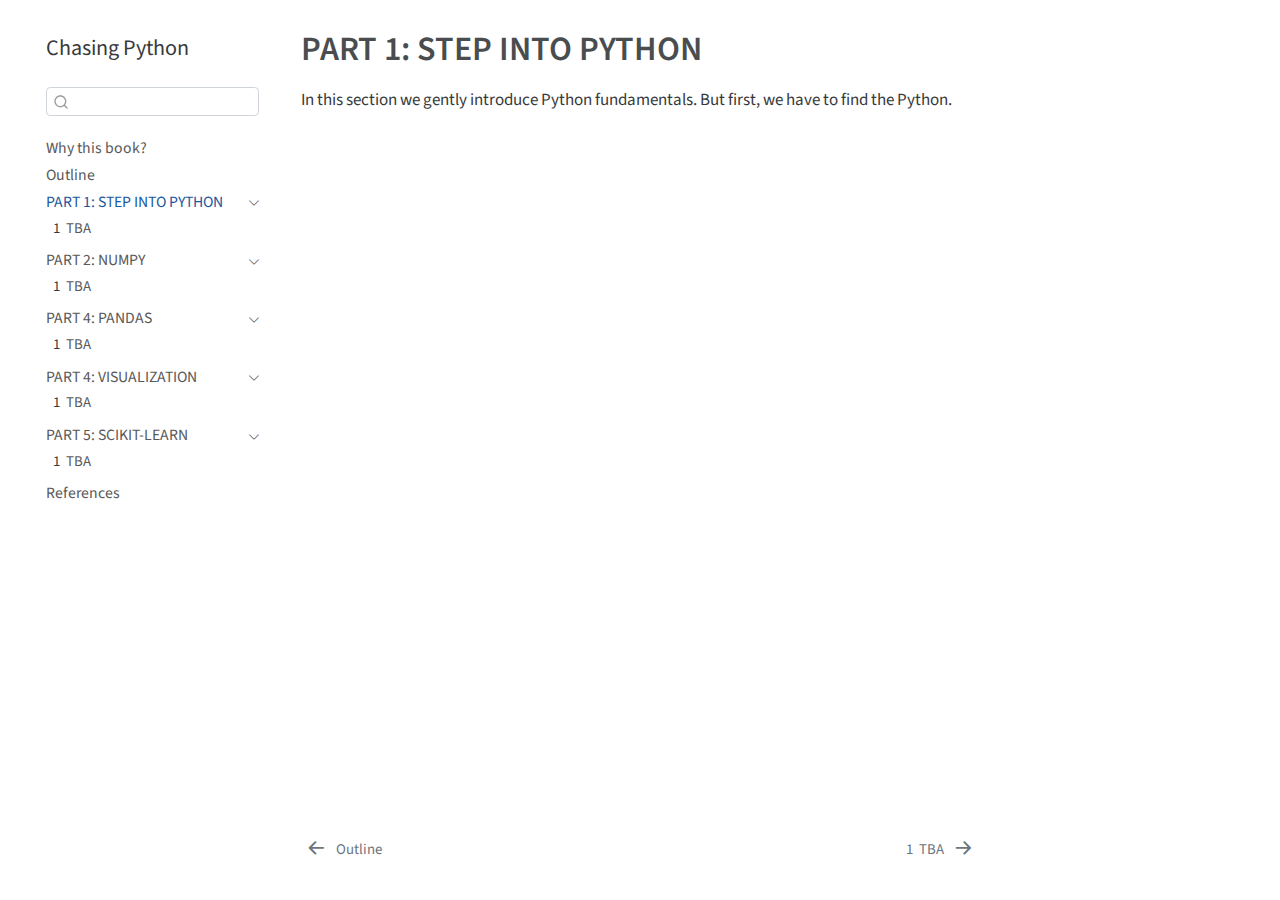
<file: _book/python.html>
<!DOCTYPE html>
<html xmlns="http://www.w3.org/1999/xhtml" lang="en" xml:lang="en"><head>

<meta charset="utf-8">
<meta name="generator" content="quarto-1.3.353">

<meta name="viewport" content="width=device-width, initial-scale=1.0, user-scalable=yes">

<meta name="description" content="This book teaches Python programming fundamentals and data analytic stack to help you learning Python for data science in small steps. Python is an excellent programming language for data science and machine learning due to its simplicity, versatility, and the wealth of libraries available in its data analytic stack, including NumPy, Pandas, Matplotlib and Seaborn.">

<title>Chasing Python - PART 1: STEP INTO PYTHON</title>
<style>
code{white-space: pre-wrap;}
span.smallcaps{font-variant: small-caps;}
div.columns{display: flex; gap: min(4vw, 1.5em);}
div.column{flex: auto; overflow-x: auto;}
div.hanging-indent{margin-left: 1.5em; text-indent: -1.5em;}
ul.task-list{list-style: none;}
ul.task-list li input[type="checkbox"] {
  width: 0.8em;
  margin: 0 0.8em 0.2em -1em; /* quarto-specific, see https://github.com/quarto-dev/quarto-cli/issues/4556 */ 
  vertical-align: middle;
}
</style>


<script src="site_libs/quarto-nav/quarto-nav.js"></script>
<script src="site_libs/quarto-nav/headroom.min.js"></script>
<script src="site_libs/clipboard/clipboard.min.js"></script>
<script src="site_libs/quarto-search/autocomplete.umd.js"></script>
<script src="site_libs/quarto-search/fuse.min.js"></script>
<script src="site_libs/quarto-search/quarto-search.js"></script>
<meta name="quarto:offset" content="./">
<link href="./tba.html" rel="next">
<link href="./outline.html" rel="prev">
<script src="site_libs/quarto-html/quarto.js"></script>
<script src="site_libs/quarto-html/popper.min.js"></script>
<script src="site_libs/quarto-html/tippy.umd.min.js"></script>
<script src="site_libs/quarto-html/anchor.min.js"></script>
<link href="site_libs/quarto-html/tippy.css" rel="stylesheet">
<link href="site_libs/quarto-html/quarto-syntax-highlighting.css" rel="stylesheet" id="quarto-text-highlighting-styles">
<script src="site_libs/bootstrap/bootstrap.min.js"></script>
<link href="site_libs/bootstrap/bootstrap-icons.css" rel="stylesheet">
<link href="site_libs/bootstrap/bootstrap.min.css" rel="stylesheet" id="quarto-bootstrap" data-mode="light">
<script id="quarto-search-options" type="application/json">{
  "location": "sidebar",
  "copy-button": false,
  "collapse-after": 3,
  "panel-placement": "start",
  "type": "textbox",
  "limit": 20,
  "language": {
    "search-no-results-text": "No results",
    "search-matching-documents-text": "matching documents",
    "search-copy-link-title": "Copy link to search",
    "search-hide-matches-text": "Hide additional matches",
    "search-more-match-text": "more match in this document",
    "search-more-matches-text": "more matches in this document",
    "search-clear-button-title": "Clear",
    "search-detached-cancel-button-title": "Cancel",
    "search-submit-button-title": "Submit"
  }
}</script>


</head>

<body class="nav-sidebar floating">

<div id="quarto-search-results"></div>
  <header id="quarto-header" class="headroom fixed-top">
  <nav class="quarto-secondary-nav">
    <div class="container-fluid d-flex">
      <button type="button" class="quarto-btn-toggle btn" data-bs-toggle="collapse" data-bs-target="#quarto-sidebar,#quarto-sidebar-glass" aria-controls="quarto-sidebar" aria-expanded="false" aria-label="Toggle sidebar navigation" onclick="if (window.quartoToggleHeadroom) { window.quartoToggleHeadroom(); }">
        <i class="bi bi-layout-text-sidebar-reverse"></i>
      </button>
      <nav class="quarto-page-breadcrumbs" aria-label="breadcrumb"><ol class="breadcrumb"><li class="breadcrumb-item"><a href="./python.html">PART 1: STEP INTO PYTHON</a></li></ol></nav>
      <a class="flex-grow-1" role="button" data-bs-toggle="collapse" data-bs-target="#quarto-sidebar,#quarto-sidebar-glass" aria-controls="quarto-sidebar" aria-expanded="false" aria-label="Toggle sidebar navigation" onclick="if (window.quartoToggleHeadroom) { window.quartoToggleHeadroom(); }">      
      </a>
      <button type="button" class="btn quarto-search-button" aria-label="Search" onclick="window.quartoOpenSearch();">
        <i class="bi bi-search"></i>
      </button>
    </div>
  </nav>
</header>
<!-- content -->
<div id="quarto-content" class="quarto-container page-columns page-rows-contents page-layout-article">
<!-- sidebar -->
  <nav id="quarto-sidebar" class="sidebar collapse collapse-horizontal sidebar-navigation floating overflow-auto">
    <div class="pt-lg-2 mt-2 text-left sidebar-header">
    <div class="sidebar-title mb-0 py-0">
      <a href="./">Chasing Python</a> 
    </div>
      </div>
        <div class="mt-2 flex-shrink-0 align-items-center">
        <div class="sidebar-search">
        <div id="quarto-search" class="" title="Search"></div>
        </div>
        </div>
    <div class="sidebar-menu-container"> 
    <ul class="list-unstyled mt-1">
        <li class="sidebar-item">
  <div class="sidebar-item-container"> 
  <a href="./index.html" class="sidebar-item-text sidebar-link">
 <span class="menu-text">Why this book?</span></a>
  </div>
</li>
        <li class="sidebar-item">
  <div class="sidebar-item-container"> 
  <a href="./outline.html" class="sidebar-item-text sidebar-link">
 <span class="menu-text">Outline</span></a>
  </div>
</li>
        <li class="sidebar-item sidebar-item-section">
      <div class="sidebar-item-container"> 
            <a href="./python.html" class="sidebar-item-text sidebar-link active">
 <span class="menu-text">PART 1: STEP INTO PYTHON</span></a>
          <a class="sidebar-item-toggle text-start" data-bs-toggle="collapse" data-bs-target="#quarto-sidebar-section-1" aria-expanded="true" aria-label="Toggle section">
            <i class="bi bi-chevron-right ms-2"></i>
          </a> 
      </div>
      <ul id="quarto-sidebar-section-1" class="collapse list-unstyled sidebar-section depth1 show">  
          <li class="sidebar-item">
  <div class="sidebar-item-container"> 
  <a href="./tba.html" class="sidebar-item-text sidebar-link">
 <span class="menu-text"><span class="chapter-number">1</span>&nbsp; <span class="chapter-title">TBA</span></span></a>
  </div>
</li>
      </ul>
  </li>
        <li class="sidebar-item sidebar-item-section">
      <div class="sidebar-item-container"> 
            <a href="./numpy.html" class="sidebar-item-text sidebar-link">
 <span class="menu-text">PART 2: NUMPY</span></a>
          <a class="sidebar-item-toggle text-start" data-bs-toggle="collapse" data-bs-target="#quarto-sidebar-section-2" aria-expanded="true" aria-label="Toggle section">
            <i class="bi bi-chevron-right ms-2"></i>
          </a> 
      </div>
      <ul id="quarto-sidebar-section-2" class="collapse list-unstyled sidebar-section depth1 show">  
          <li class="sidebar-item">
  <div class="sidebar-item-container"> 
  <a href="./tba.html" class="sidebar-item-text sidebar-link">
 <span class="menu-text"><span class="chapter-number">1</span>&nbsp; <span class="chapter-title">TBA</span></span></a>
  </div>
</li>
      </ul>
  </li>
        <li class="sidebar-item sidebar-item-section">
      <div class="sidebar-item-container"> 
            <a href="./pandas.html" class="sidebar-item-text sidebar-link">
 <span class="menu-text">PART 4: PANDAS</span></a>
          <a class="sidebar-item-toggle text-start" data-bs-toggle="collapse" data-bs-target="#quarto-sidebar-section-3" aria-expanded="true" aria-label="Toggle section">
            <i class="bi bi-chevron-right ms-2"></i>
          </a> 
      </div>
      <ul id="quarto-sidebar-section-3" class="collapse list-unstyled sidebar-section depth1 show">  
          <li class="sidebar-item">
  <div class="sidebar-item-container"> 
  <a href="./tba.html" class="sidebar-item-text sidebar-link">
 <span class="menu-text"><span class="chapter-number">1</span>&nbsp; <span class="chapter-title">TBA</span></span></a>
  </div>
</li>
      </ul>
  </li>
        <li class="sidebar-item sidebar-item-section">
      <div class="sidebar-item-container"> 
            <a href="./viz.html" class="sidebar-item-text sidebar-link">
 <span class="menu-text">PART 4: VISUALIZATION</span></a>
          <a class="sidebar-item-toggle text-start" data-bs-toggle="collapse" data-bs-target="#quarto-sidebar-section-4" aria-expanded="true" aria-label="Toggle section">
            <i class="bi bi-chevron-right ms-2"></i>
          </a> 
      </div>
      <ul id="quarto-sidebar-section-4" class="collapse list-unstyled sidebar-section depth1 show">  
          <li class="sidebar-item">
  <div class="sidebar-item-container"> 
  <a href="./tba.html" class="sidebar-item-text sidebar-link">
 <span class="menu-text"><span class="chapter-number">1</span>&nbsp; <span class="chapter-title">TBA</span></span></a>
  </div>
</li>
      </ul>
  </li>
        <li class="sidebar-item sidebar-item-section">
      <div class="sidebar-item-container"> 
            <a href="./sklearn.html" class="sidebar-item-text sidebar-link">
 <span class="menu-text">PART 5: SCIKIT-LEARN</span></a>
          <a class="sidebar-item-toggle text-start" data-bs-toggle="collapse" data-bs-target="#quarto-sidebar-section-5" aria-expanded="true" aria-label="Toggle section">
            <i class="bi bi-chevron-right ms-2"></i>
          </a> 
      </div>
      <ul id="quarto-sidebar-section-5" class="collapse list-unstyled sidebar-section depth1 show">  
          <li class="sidebar-item">
  <div class="sidebar-item-container"> 
  <a href="./tba.html" class="sidebar-item-text sidebar-link">
 <span class="menu-text"><span class="chapter-number">1</span>&nbsp; <span class="chapter-title">TBA</span></span></a>
  </div>
</li>
      </ul>
  </li>
        <li class="sidebar-item">
  <div class="sidebar-item-container"> 
  <a href="./references.html" class="sidebar-item-text sidebar-link">
 <span class="menu-text">References</span></a>
  </div>
</li>
    </ul>
    </div>
</nav>
<div id="quarto-sidebar-glass" data-bs-toggle="collapse" data-bs-target="#quarto-sidebar,#quarto-sidebar-glass"></div>
<!-- margin-sidebar -->
    <div id="quarto-margin-sidebar" class="sidebar margin-sidebar">
        
    </div>
<!-- main -->
<main class="content" id="quarto-document-content">

<header id="title-block-header" class="quarto-title-block default">
<div class="quarto-title">
<h1 class="title">PART 1: STEP INTO PYTHON</h1>
</div>



<div class="quarto-title-meta">

    
  
    
  </div>
  

</header>

<p>In this section we gently introduce Python fundamentals. But first, we have to find the Python.</p>



</main> <!-- /main -->
<script id="quarto-html-after-body" type="application/javascript">
window.document.addEventListener("DOMContentLoaded", function (event) {
  const toggleBodyColorMode = (bsSheetEl) => {
    const mode = bsSheetEl.getAttribute("data-mode");
    const bodyEl = window.document.querySelector("body");
    if (mode === "dark") {
      bodyEl.classList.add("quarto-dark");
      bodyEl.classList.remove("quarto-light");
    } else {
      bodyEl.classList.add("quarto-light");
      bodyEl.classList.remove("quarto-dark");
    }
  }
  const toggleBodyColorPrimary = () => {
    const bsSheetEl = window.document.querySelector("link#quarto-bootstrap");
    if (bsSheetEl) {
      toggleBodyColorMode(bsSheetEl);
    }
  }
  toggleBodyColorPrimary();  
  const icon = "";
  const anchorJS = new window.AnchorJS();
  anchorJS.options = {
    placement: 'right',
    icon: icon
  };
  anchorJS.add('.anchored');
  const isCodeAnnotation = (el) => {
    for (const clz of el.classList) {
      if (clz.startsWith('code-annotation-')) {                     
        return true;
      }
    }
    return false;
  }
  const clipboard = new window.ClipboardJS('.code-copy-button', {
    text: function(trigger) {
      const codeEl = trigger.previousElementSibling.cloneNode(true);
      for (const childEl of codeEl.children) {
        if (isCodeAnnotation(childEl)) {
          childEl.remove();
        }
      }
      return codeEl.innerText;
    }
  });
  clipboard.on('success', function(e) {
    // button target
    const button = e.trigger;
    // don't keep focus
    button.blur();
    // flash "checked"
    button.classList.add('code-copy-button-checked');
    var currentTitle = button.getAttribute("title");
    button.setAttribute("title", "Copied!");
    let tooltip;
    if (window.bootstrap) {
      button.setAttribute("data-bs-toggle", "tooltip");
      button.setAttribute("data-bs-placement", "left");
      button.setAttribute("data-bs-title", "Copied!");
      tooltip = new bootstrap.Tooltip(button, 
        { trigger: "manual", 
          customClass: "code-copy-button-tooltip",
          offset: [0, -8]});
      tooltip.show();    
    }
    setTimeout(function() {
      if (tooltip) {
        tooltip.hide();
        button.removeAttribute("data-bs-title");
        button.removeAttribute("data-bs-toggle");
        button.removeAttribute("data-bs-placement");
      }
      button.setAttribute("title", currentTitle);
      button.classList.remove('code-copy-button-checked');
    }, 1000);
    // clear code selection
    e.clearSelection();
  });
  function tippyHover(el, contentFn) {
    const config = {
      allowHTML: true,
      content: contentFn,
      maxWidth: 500,
      delay: 100,
      arrow: false,
      appendTo: function(el) {
          return el.parentElement;
      },
      interactive: true,
      interactiveBorder: 10,
      theme: 'quarto',
      placement: 'bottom-start'
    };
    window.tippy(el, config); 
  }
  const noterefs = window.document.querySelectorAll('a[role="doc-noteref"]');
  for (var i=0; i<noterefs.length; i++) {
    const ref = noterefs[i];
    tippyHover(ref, function() {
      // use id or data attribute instead here
      let href = ref.getAttribute('data-footnote-href') || ref.getAttribute('href');
      try { href = new URL(href).hash; } catch {}
      const id = href.replace(/^#\/?/, "");
      const note = window.document.getElementById(id);
      return note.innerHTML;
    });
  }
      let selectedAnnoteEl;
      const selectorForAnnotation = ( cell, annotation) => {
        let cellAttr = 'data-code-cell="' + cell + '"';
        let lineAttr = 'data-code-annotation="' +  annotation + '"';
        const selector = 'span[' + cellAttr + '][' + lineAttr + ']';
        return selector;
      }
      const selectCodeLines = (annoteEl) => {
        const doc = window.document;
        const targetCell = annoteEl.getAttribute("data-target-cell");
        const targetAnnotation = annoteEl.getAttribute("data-target-annotation");
        const annoteSpan = window.document.querySelector(selectorForAnnotation(targetCell, targetAnnotation));
        const lines = annoteSpan.getAttribute("data-code-lines").split(",");
        const lineIds = lines.map((line) => {
          return targetCell + "-" + line;
        })
        let top = null;
        let height = null;
        let parent = null;
        if (lineIds.length > 0) {
            //compute the position of the single el (top and bottom and make a div)
            const el = window.document.getElementById(lineIds[0]);
            top = el.offsetTop;
            height = el.offsetHeight;
            parent = el.parentElement.parentElement;
          if (lineIds.length > 1) {
            const lastEl = window.document.getElementById(lineIds[lineIds.length - 1]);
            const bottom = lastEl.offsetTop + lastEl.offsetHeight;
            height = bottom - top;
          }
          if (top !== null && height !== null && parent !== null) {
            // cook up a div (if necessary) and position it 
            let div = window.document.getElementById("code-annotation-line-highlight");
            if (div === null) {
              div = window.document.createElement("div");
              div.setAttribute("id", "code-annotation-line-highlight");
              div.style.position = 'absolute';
              parent.appendChild(div);
            }
            div.style.top = top - 2 + "px";
            div.style.height = height + 4 + "px";
            let gutterDiv = window.document.getElementById("code-annotation-line-highlight-gutter");
            if (gutterDiv === null) {
              gutterDiv = window.document.createElement("div");
              gutterDiv.setAttribute("id", "code-annotation-line-highlight-gutter");
              gutterDiv.style.position = 'absolute';
              const codeCell = window.document.getElementById(targetCell);
              const gutter = codeCell.querySelector('.code-annotation-gutter');
              gutter.appendChild(gutterDiv);
            }
            gutterDiv.style.top = top - 2 + "px";
            gutterDiv.style.height = height + 4 + "px";
          }
          selectedAnnoteEl = annoteEl;
        }
      };
      const unselectCodeLines = () => {
        const elementsIds = ["code-annotation-line-highlight", "code-annotation-line-highlight-gutter"];
        elementsIds.forEach((elId) => {
          const div = window.document.getElementById(elId);
          if (div) {
            div.remove();
          }
        });
        selectedAnnoteEl = undefined;
      };
      // Attach click handler to the DT
      const annoteDls = window.document.querySelectorAll('dt[data-target-cell]');
      for (const annoteDlNode of annoteDls) {
        annoteDlNode.addEventListener('click', (event) => {
          const clickedEl = event.target;
          if (clickedEl !== selectedAnnoteEl) {
            unselectCodeLines();
            const activeEl = window.document.querySelector('dt[data-target-cell].code-annotation-active');
            if (activeEl) {
              activeEl.classList.remove('code-annotation-active');
            }
            selectCodeLines(clickedEl);
            clickedEl.classList.add('code-annotation-active');
          } else {
            // Unselect the line
            unselectCodeLines();
            clickedEl.classList.remove('code-annotation-active');
          }
        });
      }
  const findCites = (el) => {
    const parentEl = el.parentElement;
    if (parentEl) {
      const cites = parentEl.dataset.cites;
      if (cites) {
        return {
          el,
          cites: cites.split(' ')
        };
      } else {
        return findCites(el.parentElement)
      }
    } else {
      return undefined;
    }
  };
  var bibliorefs = window.document.querySelectorAll('a[role="doc-biblioref"]');
  for (var i=0; i<bibliorefs.length; i++) {
    const ref = bibliorefs[i];
    const citeInfo = findCites(ref);
    if (citeInfo) {
      tippyHover(citeInfo.el, function() {
        var popup = window.document.createElement('div');
        citeInfo.cites.forEach(function(cite) {
          var citeDiv = window.document.createElement('div');
          citeDiv.classList.add('hanging-indent');
          citeDiv.classList.add('csl-entry');
          var biblioDiv = window.document.getElementById('ref-' + cite);
          if (biblioDiv) {
            citeDiv.innerHTML = biblioDiv.innerHTML;
          }
          popup.appendChild(citeDiv);
        });
        return popup.innerHTML;
      });
    }
  }
});
</script>
<nav class="page-navigation">
  <div class="nav-page nav-page-previous">
      <a href="./outline.html" class="pagination-link">
        <i class="bi bi-arrow-left-short"></i> <span class="nav-page-text">Outline</span>
      </a>          
  </div>
  <div class="nav-page nav-page-next">
      <a href="./tba.html" class="pagination-link">
        <span class="nav-page-text"><span class="chapter-number">1</span>&nbsp; <span class="chapter-title">TBA</span></span> <i class="bi bi-arrow-right-short"></i>
      </a>
  </div>
</nav>
</div> <!-- /content -->



</body></html>
</file>
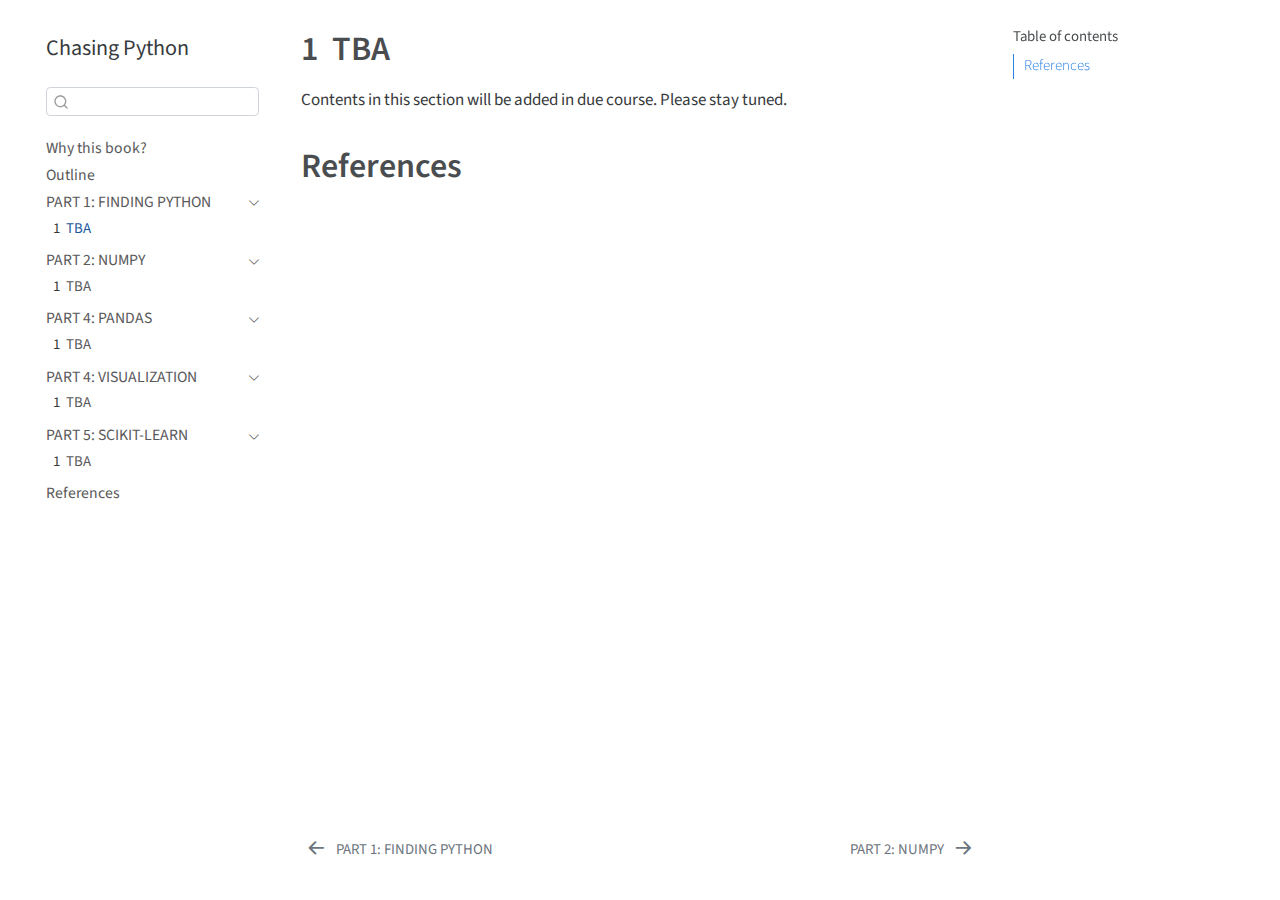
<file: _book/tba.html>
<!DOCTYPE html>
<html xmlns="http://www.w3.org/1999/xhtml" lang="en" xml:lang="en"><head>

<meta charset="utf-8">
<meta name="generator" content="quarto-1.3.353">

<meta name="viewport" content="width=device-width, initial-scale=1.0, user-scalable=yes">

<meta name="description" content="This book teaches Python programming fundamentals and data analytic stack to help you learning Python for data science in small steps. Python is an excellent programming language for data science and machine learning due to its simplicity, versatility, and the wealth of libraries available in its data analytic stack, including NumPy, Pandas, Matplotlib and Seaborn.">

<title>Chasing Python - 1&nbsp; TBA</title>
<style>
code{white-space: pre-wrap;}
span.smallcaps{font-variant: small-caps;}
div.columns{display: flex; gap: min(4vw, 1.5em);}
div.column{flex: auto; overflow-x: auto;}
div.hanging-indent{margin-left: 1.5em; text-indent: -1.5em;}
ul.task-list{list-style: none;}
ul.task-list li input[type="checkbox"] {
  width: 0.8em;
  margin: 0 0.8em 0.2em -1em; /* quarto-specific, see https://github.com/quarto-dev/quarto-cli/issues/4556 */ 
  vertical-align: middle;
}
/* CSS for citations */
div.csl-bib-body { }
div.csl-entry {
  clear: both;
}
.hanging-indent div.csl-entry {
  margin-left:2em;
  text-indent:-2em;
}
div.csl-left-margin {
  min-width:2em;
  float:left;
}
div.csl-right-inline {
  margin-left:2em;
  padding-left:1em;
}
div.csl-indent {
  margin-left: 2em;
}</style>


<script src="site_libs/quarto-nav/quarto-nav.js"></script>
<script src="site_libs/quarto-nav/headroom.min.js"></script>
<script src="site_libs/clipboard/clipboard.min.js"></script>
<script src="site_libs/quarto-search/autocomplete.umd.js"></script>
<script src="site_libs/quarto-search/fuse.min.js"></script>
<script src="site_libs/quarto-search/quarto-search.js"></script>
<meta name="quarto:offset" content="./">
<link href="./numpy.html" rel="next">
<link href="./python.html" rel="prev">
<script src="site_libs/quarto-html/quarto.js"></script>
<script src="site_libs/quarto-html/popper.min.js"></script>
<script src="site_libs/quarto-html/tippy.umd.min.js"></script>
<script src="site_libs/quarto-html/anchor.min.js"></script>
<link href="site_libs/quarto-html/tippy.css" rel="stylesheet">
<link href="site_libs/quarto-html/quarto-syntax-highlighting.css" rel="stylesheet" id="quarto-text-highlighting-styles">
<script src="site_libs/bootstrap/bootstrap.min.js"></script>
<link href="site_libs/bootstrap/bootstrap-icons.css" rel="stylesheet">
<link href="site_libs/bootstrap/bootstrap.min.css" rel="stylesheet" id="quarto-bootstrap" data-mode="light">
<script id="quarto-search-options" type="application/json">{
  "location": "sidebar",
  "copy-button": false,
  "collapse-after": 3,
  "panel-placement": "start",
  "type": "textbox",
  "limit": 20,
  "language": {
    "search-no-results-text": "No results",
    "search-matching-documents-text": "matching documents",
    "search-copy-link-title": "Copy link to search",
    "search-hide-matches-text": "Hide additional matches",
    "search-more-match-text": "more match in this document",
    "search-more-matches-text": "more matches in this document",
    "search-clear-button-title": "Clear",
    "search-detached-cancel-button-title": "Cancel",
    "search-submit-button-title": "Submit"
  }
}</script>


</head>

<body class="nav-sidebar floating">

<div id="quarto-search-results"></div>
  <header id="quarto-header" class="headroom fixed-top">
  <nav class="quarto-secondary-nav">
    <div class="container-fluid d-flex">
      <button type="button" class="quarto-btn-toggle btn" data-bs-toggle="collapse" data-bs-target="#quarto-sidebar,#quarto-sidebar-glass" aria-controls="quarto-sidebar" aria-expanded="false" aria-label="Toggle sidebar navigation" onclick="if (window.quartoToggleHeadroom) { window.quartoToggleHeadroom(); }">
        <i class="bi bi-layout-text-sidebar-reverse"></i>
      </button>
      <nav class="quarto-page-breadcrumbs" aria-label="breadcrumb"><ol class="breadcrumb"><li class="breadcrumb-item"><a href="./python.html">PART 1: FINDING PYTHON</a></li><li class="breadcrumb-item"><a href="./tba.html"><span class="chapter-number">1</span>&nbsp; <span class="chapter-title">TBA</span></a></li></ol></nav>
      <a class="flex-grow-1" role="button" data-bs-toggle="collapse" data-bs-target="#quarto-sidebar,#quarto-sidebar-glass" aria-controls="quarto-sidebar" aria-expanded="false" aria-label="Toggle sidebar navigation" onclick="if (window.quartoToggleHeadroom) { window.quartoToggleHeadroom(); }">      
      </a>
      <button type="button" class="btn quarto-search-button" aria-label="Search" onclick="window.quartoOpenSearch();">
        <i class="bi bi-search"></i>
      </button>
    </div>
  </nav>
</header>
<!-- content -->
<div id="quarto-content" class="quarto-container page-columns page-rows-contents page-layout-article">
<!-- sidebar -->
  <nav id="quarto-sidebar" class="sidebar collapse collapse-horizontal sidebar-navigation floating overflow-auto">
    <div class="pt-lg-2 mt-2 text-left sidebar-header">
    <div class="sidebar-title mb-0 py-0">
      <a href="./">Chasing Python</a> 
    </div>
      </div>
        <div class="mt-2 flex-shrink-0 align-items-center">
        <div class="sidebar-search">
        <div id="quarto-search" class="" title="Search"></div>
        </div>
        </div>
    <div class="sidebar-menu-container"> 
    <ul class="list-unstyled mt-1">
        <li class="sidebar-item">
  <div class="sidebar-item-container"> 
  <a href="./index.html" class="sidebar-item-text sidebar-link">
 <span class="menu-text">Why this book?</span></a>
  </div>
</li>
        <li class="sidebar-item">
  <div class="sidebar-item-container"> 
  <a href="./outline.html" class="sidebar-item-text sidebar-link">
 <span class="menu-text">Outline</span></a>
  </div>
</li>
        <li class="sidebar-item sidebar-item-section">
      <div class="sidebar-item-container"> 
            <a href="./python.html" class="sidebar-item-text sidebar-link">
 <span class="menu-text">PART 1: FINDING PYTHON</span></a>
          <a class="sidebar-item-toggle text-start" data-bs-toggle="collapse" data-bs-target="#quarto-sidebar-section-1" aria-expanded="true" aria-label="Toggle section">
            <i class="bi bi-chevron-right ms-2"></i>
          </a> 
      </div>
      <ul id="quarto-sidebar-section-1" class="collapse list-unstyled sidebar-section depth1 show">  
          <li class="sidebar-item">
  <div class="sidebar-item-container"> 
  <a href="./tba.html" class="sidebar-item-text sidebar-link active">
 <span class="menu-text"><span class="chapter-number">1</span>&nbsp; <span class="chapter-title">TBA</span></span></a>
  </div>
</li>
      </ul>
  </li>
        <li class="sidebar-item sidebar-item-section">
      <div class="sidebar-item-container"> 
            <a href="./numpy.html" class="sidebar-item-text sidebar-link">
 <span class="menu-text">PART 2: NUMPY</span></a>
          <a class="sidebar-item-toggle text-start" data-bs-toggle="collapse" data-bs-target="#quarto-sidebar-section-2" aria-expanded="true" aria-label="Toggle section">
            <i class="bi bi-chevron-right ms-2"></i>
          </a> 
      </div>
      <ul id="quarto-sidebar-section-2" class="collapse list-unstyled sidebar-section depth1 show">  
          <li class="sidebar-item">
  <div class="sidebar-item-container"> 
  <a href="./tba.html" class="sidebar-item-text sidebar-link">
 <span class="menu-text"><span class="chapter-number">1</span>&nbsp; <span class="chapter-title">TBA</span></span></a>
  </div>
</li>
      </ul>
  </li>
        <li class="sidebar-item sidebar-item-section">
      <div class="sidebar-item-container"> 
            <a href="./pandas.html" class="sidebar-item-text sidebar-link">
 <span class="menu-text">PART 4: PANDAS</span></a>
          <a class="sidebar-item-toggle text-start" data-bs-toggle="collapse" data-bs-target="#quarto-sidebar-section-3" aria-expanded="true" aria-label="Toggle section">
            <i class="bi bi-chevron-right ms-2"></i>
          </a> 
      </div>
      <ul id="quarto-sidebar-section-3" class="collapse list-unstyled sidebar-section depth1 show">  
          <li class="sidebar-item">
  <div class="sidebar-item-container"> 
  <a href="./tba.html" class="sidebar-item-text sidebar-link">
 <span class="menu-text"><span class="chapter-number">1</span>&nbsp; <span class="chapter-title">TBA</span></span></a>
  </div>
</li>
      </ul>
  </li>
        <li class="sidebar-item sidebar-item-section">
      <div class="sidebar-item-container"> 
            <a href="./viz.html" class="sidebar-item-text sidebar-link">
 <span class="menu-text">PART 4: VISUALIZATION</span></a>
          <a class="sidebar-item-toggle text-start" data-bs-toggle="collapse" data-bs-target="#quarto-sidebar-section-4" aria-expanded="true" aria-label="Toggle section">
            <i class="bi bi-chevron-right ms-2"></i>
          </a> 
      </div>
      <ul id="quarto-sidebar-section-4" class="collapse list-unstyled sidebar-section depth1 show">  
          <li class="sidebar-item">
  <div class="sidebar-item-container"> 
  <a href="./tba.html" class="sidebar-item-text sidebar-link">
 <span class="menu-text"><span class="chapter-number">1</span>&nbsp; <span class="chapter-title">TBA</span></span></a>
  </div>
</li>
      </ul>
  </li>
        <li class="sidebar-item sidebar-item-section">
      <div class="sidebar-item-container"> 
            <a href="./sklearn.html" class="sidebar-item-text sidebar-link">
 <span class="menu-text">PART 5: SCIKIT-LEARN</span></a>
          <a class="sidebar-item-toggle text-start" data-bs-toggle="collapse" data-bs-target="#quarto-sidebar-section-5" aria-expanded="true" aria-label="Toggle section">
            <i class="bi bi-chevron-right ms-2"></i>
          </a> 
      </div>
      <ul id="quarto-sidebar-section-5" class="collapse list-unstyled sidebar-section depth1 show">  
          <li class="sidebar-item">
  <div class="sidebar-item-container"> 
  <a href="./tba.html" class="sidebar-item-text sidebar-link">
 <span class="menu-text"><span class="chapter-number">1</span>&nbsp; <span class="chapter-title">TBA</span></span></a>
  </div>
</li>
      </ul>
  </li>
        <li class="sidebar-item">
  <div class="sidebar-item-container"> 
  <a href="./references.html" class="sidebar-item-text sidebar-link">
 <span class="menu-text">References</span></a>
  </div>
</li>
    </ul>
    </div>
</nav>
<div id="quarto-sidebar-glass" data-bs-toggle="collapse" data-bs-target="#quarto-sidebar,#quarto-sidebar-glass"></div>
<!-- margin-sidebar -->
    <div id="quarto-margin-sidebar" class="sidebar margin-sidebar">
        <nav id="TOC" role="doc-toc" class="toc-active">
    <h2 id="toc-title">Table of contents</h2>
   
  <ul>
  <li><a href="#references" id="toc-references" class="nav-link active" data-scroll-target="#references">References</a></li>
  </ul>
</nav>
    </div>
<!-- main -->
<main class="content" id="quarto-document-content">

<header id="title-block-header" class="quarto-title-block default">
<div class="quarto-title">
<h1 class="title"><span class="chapter-number">1</span>&nbsp; <span class="chapter-title">TBA</span></h1>
</div>



<div class="quarto-title-meta">

    
  
    
  </div>
  

</header>

<p>Contents in this section will be added in due course. Please stay tuned.</p>
<section id="references" class="level1 unnumbered">
<h1 class="unnumbered">References</h1>
<div id="refs" role="list" style="display: none">

</div>


</section>

</main> <!-- /main -->
<script id="quarto-html-after-body" type="application/javascript">
window.document.addEventListener("DOMContentLoaded", function (event) {
  const toggleBodyColorMode = (bsSheetEl) => {
    const mode = bsSheetEl.getAttribute("data-mode");
    const bodyEl = window.document.querySelector("body");
    if (mode === "dark") {
      bodyEl.classList.add("quarto-dark");
      bodyEl.classList.remove("quarto-light");
    } else {
      bodyEl.classList.add("quarto-light");
      bodyEl.classList.remove("quarto-dark");
    }
  }
  const toggleBodyColorPrimary = () => {
    const bsSheetEl = window.document.querySelector("link#quarto-bootstrap");
    if (bsSheetEl) {
      toggleBodyColorMode(bsSheetEl);
    }
  }
  toggleBodyColorPrimary();  
  const icon = "";
  const anchorJS = new window.AnchorJS();
  anchorJS.options = {
    placement: 'right',
    icon: icon
  };
  anchorJS.add('.anchored');
  const isCodeAnnotation = (el) => {
    for (const clz of el.classList) {
      if (clz.startsWith('code-annotation-')) {                     
        return true;
      }
    }
    return false;
  }
  const clipboard = new window.ClipboardJS('.code-copy-button', {
    text: function(trigger) {
      const codeEl = trigger.previousElementSibling.cloneNode(true);
      for (const childEl of codeEl.children) {
        if (isCodeAnnotation(childEl)) {
          childEl.remove();
        }
      }
      return codeEl.innerText;
    }
  });
  clipboard.on('success', function(e) {
    // button target
    const button = e.trigger;
    // don't keep focus
    button.blur();
    // flash "checked"
    button.classList.add('code-copy-button-checked');
    var currentTitle = button.getAttribute("title");
    button.setAttribute("title", "Copied!");
    let tooltip;
    if (window.bootstrap) {
      button.setAttribute("data-bs-toggle", "tooltip");
      button.setAttribute("data-bs-placement", "left");
      button.setAttribute("data-bs-title", "Copied!");
      tooltip = new bootstrap.Tooltip(button, 
        { trigger: "manual", 
          customClass: "code-copy-button-tooltip",
          offset: [0, -8]});
      tooltip.show();    
    }
    setTimeout(function() {
      if (tooltip) {
        tooltip.hide();
        button.removeAttribute("data-bs-title");
        button.removeAttribute("data-bs-toggle");
        button.removeAttribute("data-bs-placement");
      }
      button.setAttribute("title", currentTitle);
      button.classList.remove('code-copy-button-checked');
    }, 1000);
    // clear code selection
    e.clearSelection();
  });
  function tippyHover(el, contentFn) {
    const config = {
      allowHTML: true,
      content: contentFn,
      maxWidth: 500,
      delay: 100,
      arrow: false,
      appendTo: function(el) {
          return el.parentElement;
      },
      interactive: true,
      interactiveBorder: 10,
      theme: 'quarto',
      placement: 'bottom-start'
    };
    window.tippy(el, config); 
  }
  const noterefs = window.document.querySelectorAll('a[role="doc-noteref"]');
  for (var i=0; i<noterefs.length; i++) {
    const ref = noterefs[i];
    tippyHover(ref, function() {
      // use id or data attribute instead here
      let href = ref.getAttribute('data-footnote-href') || ref.getAttribute('href');
      try { href = new URL(href).hash; } catch {}
      const id = href.replace(/^#\/?/, "");
      const note = window.document.getElementById(id);
      return note.innerHTML;
    });
  }
      let selectedAnnoteEl;
      const selectorForAnnotation = ( cell, annotation) => {
        let cellAttr = 'data-code-cell="' + cell + '"';
        let lineAttr = 'data-code-annotation="' +  annotation + '"';
        const selector = 'span[' + cellAttr + '][' + lineAttr + ']';
        return selector;
      }
      const selectCodeLines = (annoteEl) => {
        const doc = window.document;
        const targetCell = annoteEl.getAttribute("data-target-cell");
        const targetAnnotation = annoteEl.getAttribute("data-target-annotation");
        const annoteSpan = window.document.querySelector(selectorForAnnotation(targetCell, targetAnnotation));
        const lines = annoteSpan.getAttribute("data-code-lines").split(",");
        const lineIds = lines.map((line) => {
          return targetCell + "-" + line;
        })
        let top = null;
        let height = null;
        let parent = null;
        if (lineIds.length > 0) {
            //compute the position of the single el (top and bottom and make a div)
            const el = window.document.getElementById(lineIds[0]);
            top = el.offsetTop;
            height = el.offsetHeight;
            parent = el.parentElement.parentElement;
          if (lineIds.length > 1) {
            const lastEl = window.document.getElementById(lineIds[lineIds.length - 1]);
            const bottom = lastEl.offsetTop + lastEl.offsetHeight;
            height = bottom - top;
          }
          if (top !== null && height !== null && parent !== null) {
            // cook up a div (if necessary) and position it 
            let div = window.document.getElementById("code-annotation-line-highlight");
            if (div === null) {
              div = window.document.createElement("div");
              div.setAttribute("id", "code-annotation-line-highlight");
              div.style.position = 'absolute';
              parent.appendChild(div);
            }
            div.style.top = top - 2 + "px";
            div.style.height = height + 4 + "px";
            let gutterDiv = window.document.getElementById("code-annotation-line-highlight-gutter");
            if (gutterDiv === null) {
              gutterDiv = window.document.createElement("div");
              gutterDiv.setAttribute("id", "code-annotation-line-highlight-gutter");
              gutterDiv.style.position = 'absolute';
              const codeCell = window.document.getElementById(targetCell);
              const gutter = codeCell.querySelector('.code-annotation-gutter');
              gutter.appendChild(gutterDiv);
            }
            gutterDiv.style.top = top - 2 + "px";
            gutterDiv.style.height = height + 4 + "px";
          }
          selectedAnnoteEl = annoteEl;
        }
      };
      const unselectCodeLines = () => {
        const elementsIds = ["code-annotation-line-highlight", "code-annotation-line-highlight-gutter"];
        elementsIds.forEach((elId) => {
          const div = window.document.getElementById(elId);
          if (div) {
            div.remove();
          }
        });
        selectedAnnoteEl = undefined;
      };
      // Attach click handler to the DT
      const annoteDls = window.document.querySelectorAll('dt[data-target-cell]');
      for (const annoteDlNode of annoteDls) {
        annoteDlNode.addEventListener('click', (event) => {
          const clickedEl = event.target;
          if (clickedEl !== selectedAnnoteEl) {
            unselectCodeLines();
            const activeEl = window.document.querySelector('dt[data-target-cell].code-annotation-active');
            if (activeEl) {
              activeEl.classList.remove('code-annotation-active');
            }
            selectCodeLines(clickedEl);
            clickedEl.classList.add('code-annotation-active');
          } else {
            // Unselect the line
            unselectCodeLines();
            clickedEl.classList.remove('code-annotation-active');
          }
        });
      }
  const findCites = (el) => {
    const parentEl = el.parentElement;
    if (parentEl) {
      const cites = parentEl.dataset.cites;
      if (cites) {
        return {
          el,
          cites: cites.split(' ')
        };
      } else {
        return findCites(el.parentElement)
      }
    } else {
      return undefined;
    }
  };
  var bibliorefs = window.document.querySelectorAll('a[role="doc-biblioref"]');
  for (var i=0; i<bibliorefs.length; i++) {
    const ref = bibliorefs[i];
    const citeInfo = findCites(ref);
    if (citeInfo) {
      tippyHover(citeInfo.el, function() {
        var popup = window.document.createElement('div');
        citeInfo.cites.forEach(function(cite) {
          var citeDiv = window.document.createElement('div');
          citeDiv.classList.add('hanging-indent');
          citeDiv.classList.add('csl-entry');
          var biblioDiv = window.document.getElementById('ref-' + cite);
          if (biblioDiv) {
            citeDiv.innerHTML = biblioDiv.innerHTML;
          }
          popup.appendChild(citeDiv);
        });
        return popup.innerHTML;
      });
    }
  }
});
</script>
<nav class="page-navigation">
  <div class="nav-page nav-page-previous">
      <a href="./python.html" class="pagination-link">
        <i class="bi bi-arrow-left-short"></i> <span class="nav-page-text">PART 1: FINDING PYTHON</span>
      </a>          
  </div>
  <div class="nav-page nav-page-next">
      <a href="./numpy.html" class="pagination-link">
        <span class="nav-page-text">PART 2: NUMPY</span> <i class="bi bi-arrow-right-short"></i>
      </a>
  </div>
</nav>
</div> <!-- /content -->



</body></html>
</file>
<file: _book/site_libs/quarto-html/tippy.css>
.tippy-box[data-animation=fade][data-state=hidden]{opacity:0}[data-tippy-root]{max-width:calc(100vw - 10px)}.tippy-box{position:relative;background-color:#333;color:#fff;border-radius:4px;font-size:14px;line-height:1.4;white-space:normal;outline:0;transition-property:transform,visibility,opacity}.tippy-box[data-placement^=top]>.tippy-arrow{bottom:0}.tippy-box[data-placement^=top]>.tippy-arrow:before{bottom:-7px;left:0;border-width:8px 8px 0;border-top-color:initial;transform-origin:center top}.tippy-box[data-placement^=bottom]>.tippy-arrow{top:0}.tippy-box[data-placement^=bottom]>.tippy-arrow:before{top:-7px;left:0;border-width:0 8px 8px;border-bottom-color:initial;transform-origin:center bottom}.tippy-box[data-placement^=left]>.tippy-arrow{right:0}.tippy-box[data-placement^=left]>.tippy-arrow:before{border-width:8px 0 8px 8px;border-left-color:initial;right:-7px;transform-origin:center left}.tippy-box[data-placement^=right]>.tippy-arrow{left:0}.tippy-box[data-placement^=right]>.tippy-arrow:before{left:-7px;border-width:8px 8px 8px 0;border-right-color:initial;transform-origin:center right}.tippy-box[data-inertia][data-state=visible]{transition-timing-function:cubic-bezier(.54,1.5,.38,1.11)}.tippy-arrow{width:16px;height:16px;color:#333}.tippy-arrow:before{content:"";position:absolute;border-color:transparent;border-style:solid}.tippy-content{position:relative;padding:5px 9px;z-index:1}
</file>
<file: _book/site_libs/quarto-html/quarto-syntax-highlighting.css>
/* quarto syntax highlight colors */
:root {
  --quarto-hl-ot-color: #007020;
  --quarto-hl-at-color: #7d9029;
  --quarto-hl-ss-color: #bb6688;
  --quarto-hl-an-color: #60a0b0;
  --quarto-hl-fu-color: #06287e;
  --quarto-hl-st-color: #4070a0;
  --quarto-hl-cf-color: #007020;
  --quarto-hl-op-color: #666666;
  --quarto-hl-er-color: #ff0000;
  --quarto-hl-bn-color: #40a070;
  --quarto-hl-al-color: #ff0000;
  --quarto-hl-va-color: #19177c;
  --quarto-hl-bu-color: #008000;
  --quarto-hl-ex-color: inherit;
  --quarto-hl-pp-color: #bc7a00;
  --quarto-hl-in-color: #60a0b0;
  --quarto-hl-vs-color: #4070a0;
  --quarto-hl-wa-color: #60a0b0;
  --quarto-hl-do-color: #ba2121;
  --quarto-hl-im-color: #008000;
  --quarto-hl-ch-color: #4070a0;
  --quarto-hl-dt-color: #902000;
  --quarto-hl-fl-color: #40a070;
  --quarto-hl-co-color: #60a0b0;
  --quarto-hl-cv-color: #60a0b0;
  --quarto-hl-cn-color: #880000;
  --quarto-hl-sc-color: #4070a0;
  --quarto-hl-dv-color: #40a070;
  --quarto-hl-kw-color: #007020;
}

/* other quarto variables */
:root {
  --quarto-font-monospace: SFMono-Regular, Menlo, Monaco, Consolas, "Liberation Mono", "Courier New", monospace;
}

pre > code.sourceCode > span {
  color: #007020;
  font-style: inherit;
}

code span {
  color: #007020;
  font-style: inherit;
}

code.sourceCode > span {
  color: #007020;
  font-style: inherit;
}

div.sourceCode,
div.sourceCode pre.sourceCode {
  color: #007020;
  font-style: inherit;
}

code span.ot {
  color: #007020;
  font-style: inherit;
}

code span.at {
  color: #7d9029;
  font-style: inherit;
}

code span.ss {
  color: #bb6688;
  font-style: inherit;
}

code span.an {
  color: #60a0b0;
  font-weight: bold;
  font-style: italic;
}

code span.fu {
  color: #06287e;
  font-style: inherit;
}

code span.st {
  color: #4070a0;
  font-style: inherit;
}

code span.cf {
  color: #007020;
  font-weight: bold;
  font-style: inherit;
}

code span.op {
  color: #666666;
  font-style: inherit;
}

code span.er {
  color: #ff0000;
  font-weight: bold;
  font-style: inherit;
}

code span.bn {
  color: #40a070;
  font-style: inherit;
}

code span.al {
  color: #ff0000;
  font-weight: bold;
  font-style: inherit;
}

code span.va {
  color: #19177c;
  font-style: inherit;
}

code span.bu {
  color: #008000;
  font-style: inherit;
}

code span.ex {
  font-style: inherit;
}

code span.pp {
  color: #bc7a00;
  font-style: inherit;
}

code span.in {
  color: #60a0b0;
  font-weight: bold;
  font-style: italic;
}

code span.vs {
  color: #4070a0;
  font-style: inherit;
}

code span.wa {
  color: #60a0b0;
  font-weight: bold;
  font-style: italic;
}

code span.do {
  color: #ba2121;
  font-style: italic;
}

code span.im {
  color: #008000;
  font-weight: bold;
  font-style: inherit;
}

code span.ch {
  color: #4070a0;
  font-style: inherit;
}

code span.dt {
  color: #902000;
  font-style: inherit;
}

code span.fl {
  color: #40a070;
  font-style: inherit;
}

code span.co {
  color: #60a0b0;
  font-style: italic;
}

code span.cv {
  color: #60a0b0;
  font-weight: bold;
  font-style: italic;
}

code span.cn {
  color: #880000;
  font-style: inherit;
}

code span.sc {
  color: #4070a0;
  font-style: inherit;
}

code span.dv {
  color: #40a070;
  font-style: inherit;
}

code span.kw {
  color: #007020;
  font-weight: bold;
  font-style: inherit;
}

.prevent-inlining {
  content: "</";
}

/*# sourceMappingURL=debc5d5d77c3f9108843748ff7464032.css.map */
</file>
